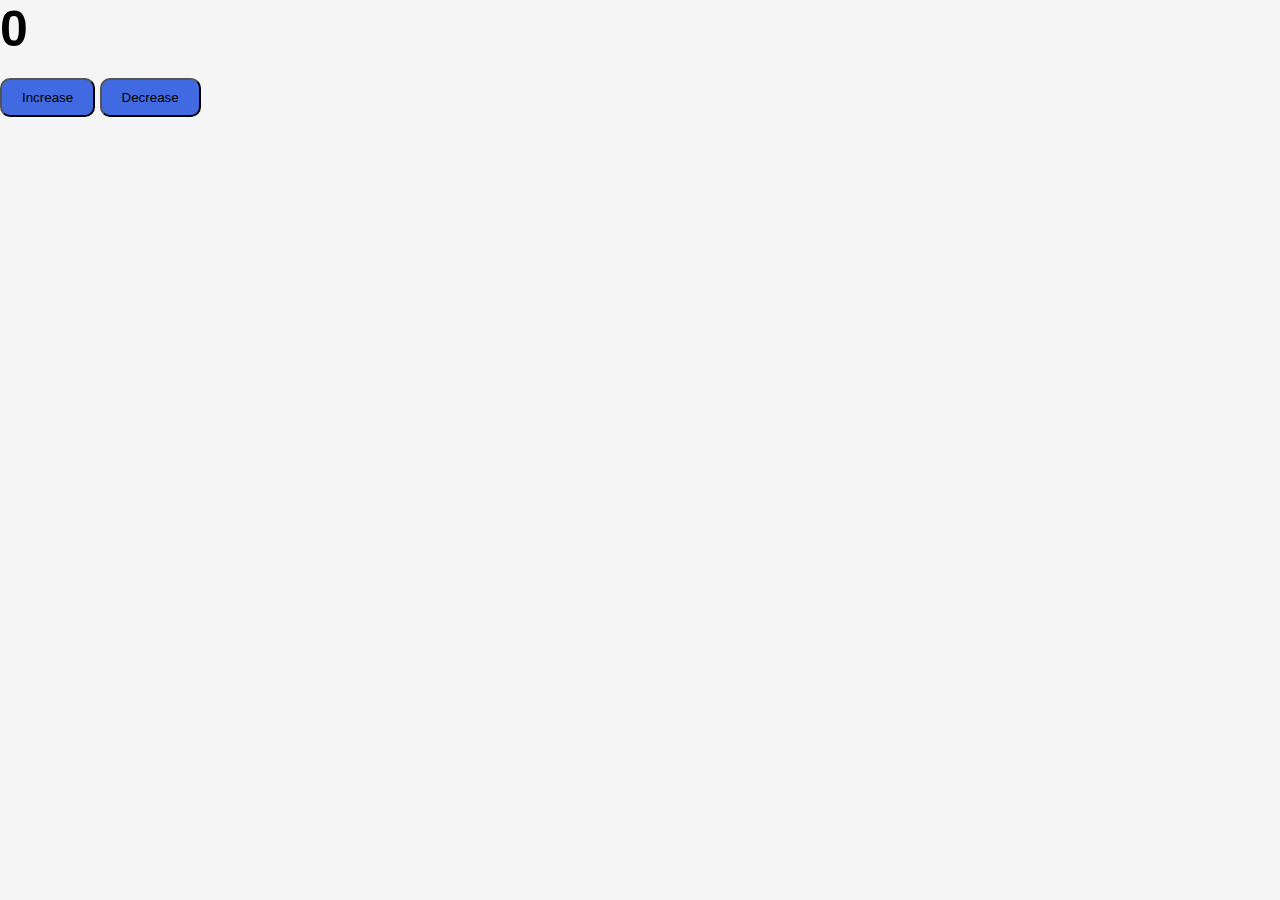
<file: D-42 JS Task 7/index.html>
<!DOCTYPE html>
<html lang="en">
<head>
    <meta charset="UTF-8">
    <meta name="viewport" content="width=device-width, initial-scale=1.0">
    <title>Document</title>
    <link rel="stylesheet" href="style.css">
</head>
<body>
    
    <h2>0</h2>

    <button id="inc">Increase</button>
    <button id="dec">Decrease</button>

    <script src="script.js"></script>
</body>
</html>
</file>
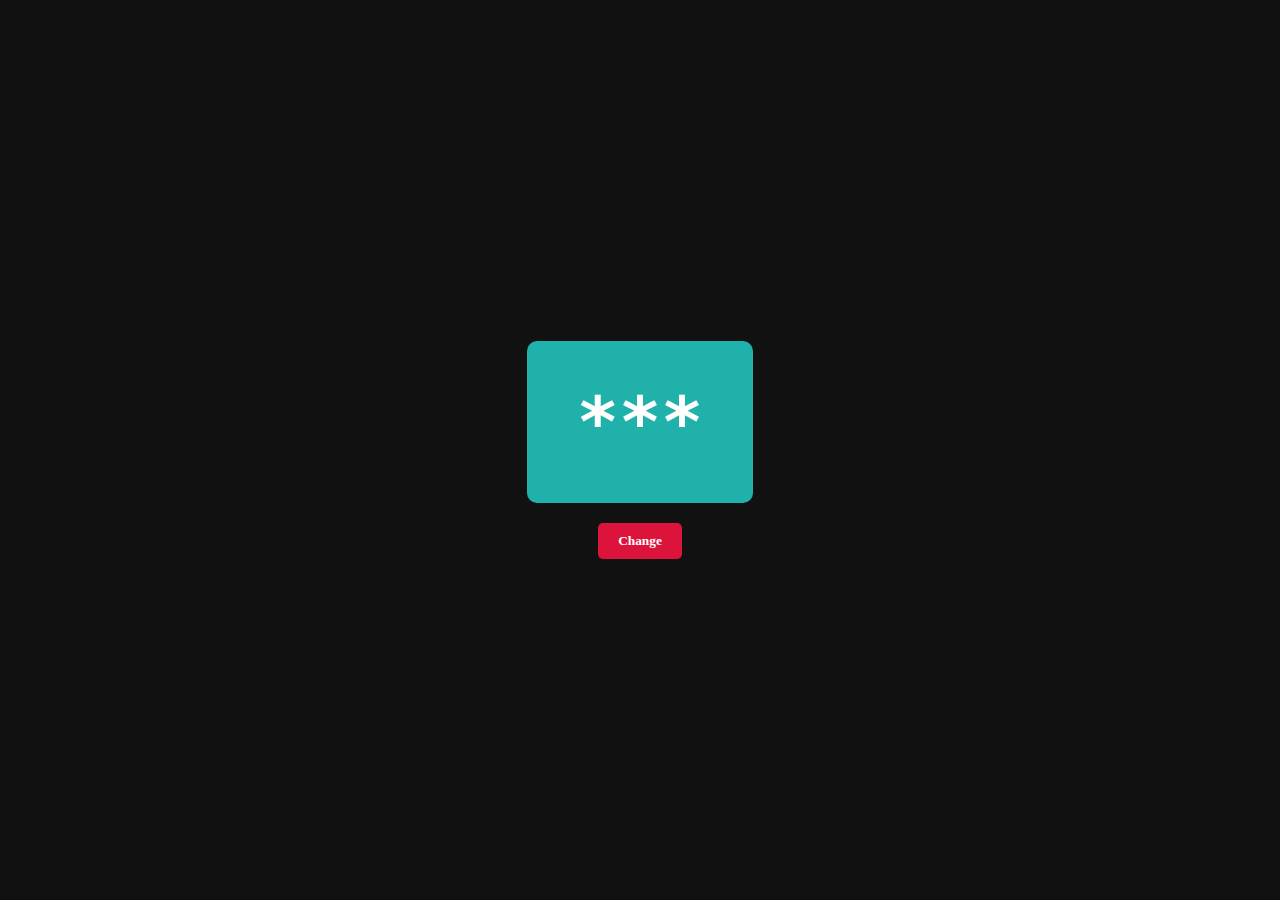
<file: D-43 task 9 (IPL teams)/index.html>
<!DOCTYPE html>
<html lang="en">

<head>
  <meta charset="UTF-8">
  <meta name="viewport" content="width=device-width, initial-scale=1.0">
  <title>Document</title>
  <link rel="stylesheet" href="style.css">
</head>

<body>

  <main>
    <h1>***</h1>
    <button>Change</button>
  </main>


  <script src="script.js"></script>
</body>

</html>
</file>
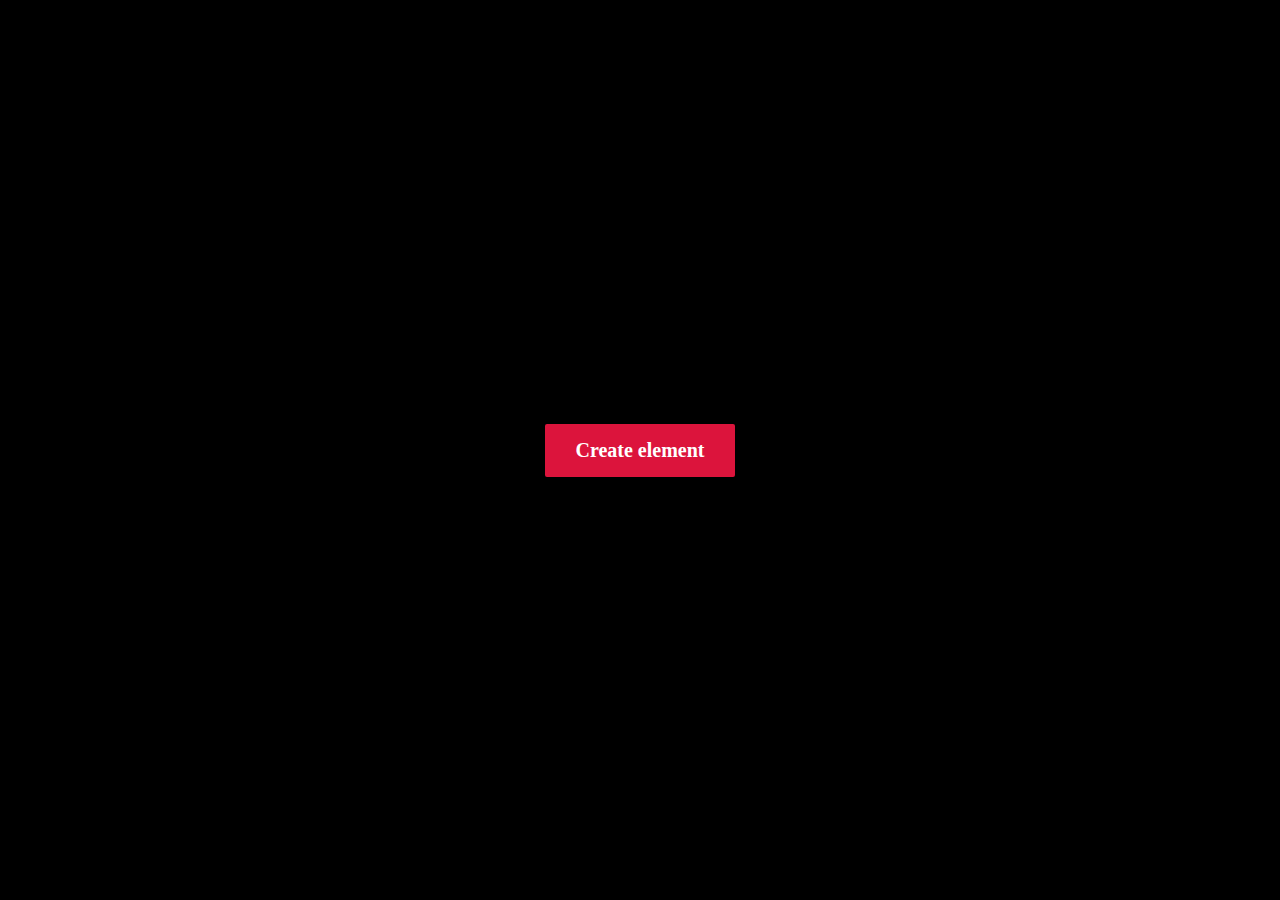
<file: D-44 task 10 (create random elements)/index.html>
<!DOCTYPE html>
<html lang="en">
<head>
    <meta charset="UTF-8">
    <meta name="viewport" content="width=device-width, initial-scale=1.0">
    <title>Document</title>
    <link rel="stylesheet" href="style.css">
</head>
<body>
    <main>
        <button>Create element</button>
    </main>
    <script src="script.js"></script>
</body>
</html>
</file>
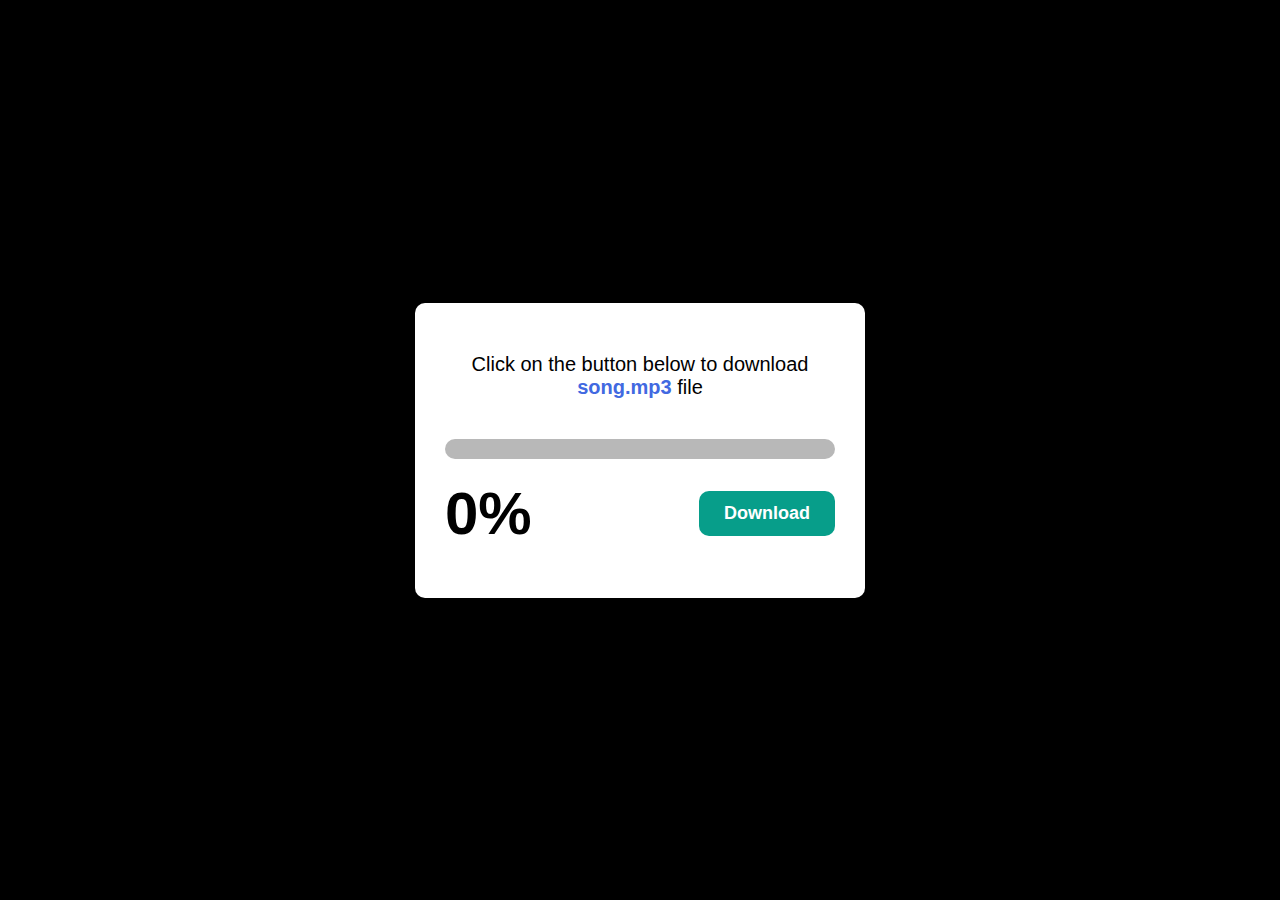
<file: D-45 task 11 (Download progress bar)/index.html>
<!DOCTYPE html>
<html lang="en">
<head>
    <meta charset="UTF-8">
    <meta name="viewport" content="width=device-width, initial-scale=1.0">
    <title>Document</title>
    <link rel="stylesheet" href="style.css">
</head>
<body>
    <main>
        
        <div class="card">
            <p>Click on the button below to download <span>song.mp3</span> file</p>
            <div class="outer">
               <div class="inner"></div> 
            </div>
            <div class="bottom">
                <h2>0%</h2>
                <button>Download</button>
            </div>
        </div>
    </main>
    <script src="script.js"></script>
</body>
</html>
</file>
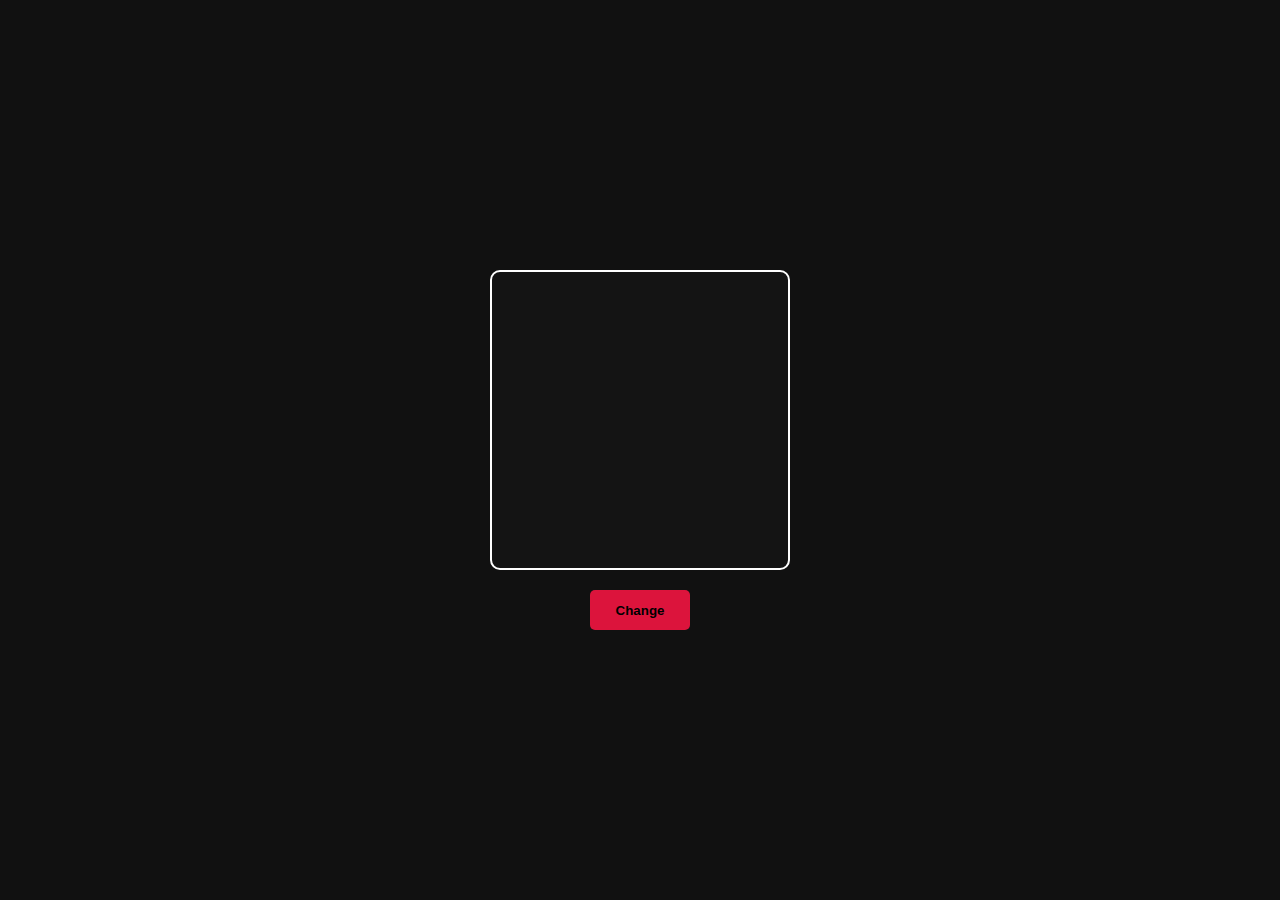
<file: Day 43 mini-task 8/index.html>
<!DOCTYPE html>
<html lang="en">
<head>
    <meta charset="UTF-8">
    <meta name="viewport" content="width=device-width, initial-scale=1.0">
    <title>Document</title>
    <link rel="stylesheet" href="styles.css">
</head>
<body>
    <div id="box"></div>
    <button>Change</button>

    <script src="script.js"></script>
</body>
</html>
</file>
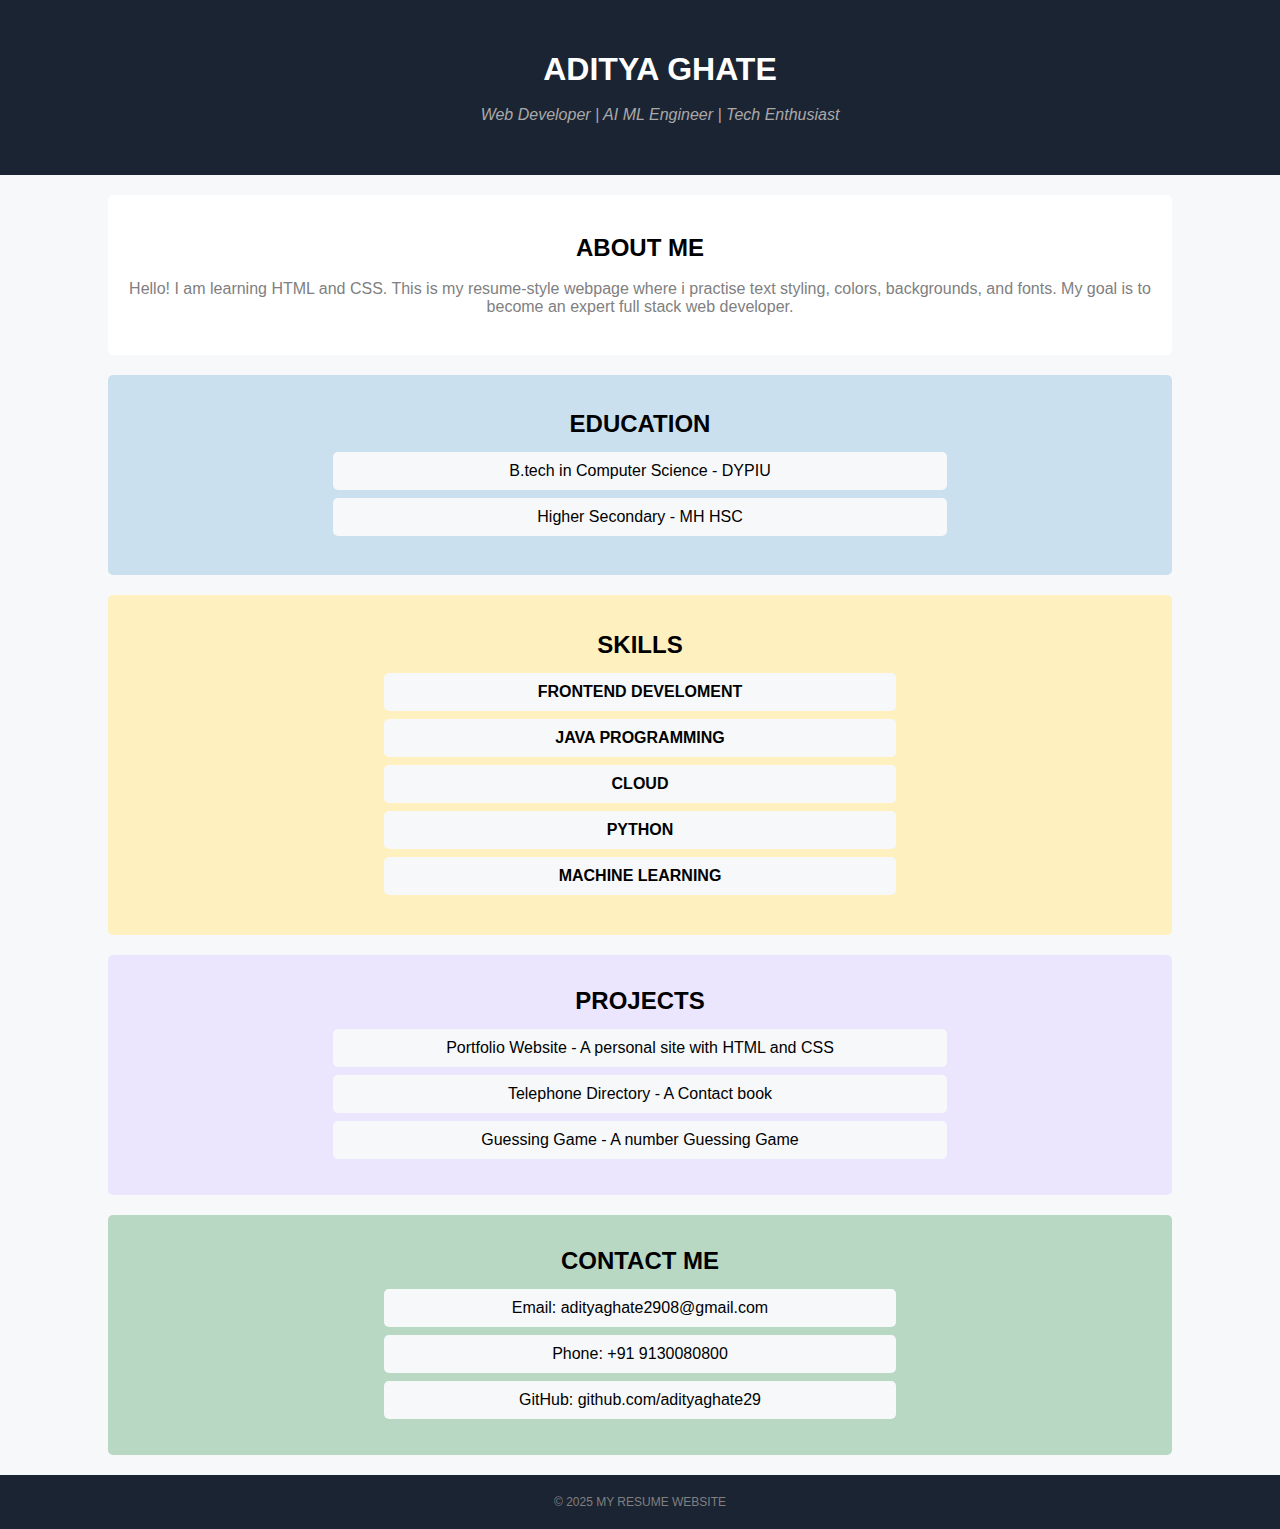
<file: Day10-task1/index.html>
<!DOCTYPE html>
<html lang="en">
<head>
    <meta charset="UTF-8">
    <meta name="viewport" content="width=device-width, initial-scale=1.0">
    <title>Document</title>
    <link rel="stylesheet" href="style.css">
</head>
<body>
    <div class="name">
        <h1>ADITYA GHATE</h1>
        <br>
        <p>Web Developer | AI ML Engineer | Tech Enthusiast</p>
    </div>
    <div class="about">
        <h2>ABOUT ME</h2> 
        <br>
        <p>Hello! I am learning HTML and CSS. This is my resume-style webpage where i practise text styling, colors, backgrounds, and fonts. My goal is to become an expert full stack web developer.</p>

    </div>
    <div class="edu">
        <h2>EDUCATION</h2>
        <p>B.tech in Computer Science - DYPIU</p>
            <P>Higher Secondary - MH HSC</P>
    </div>

    <div class="skills"> 
        <h2>SKILLS</h2>
            <p>FRONTEND DEVELOMENT</p>
            <p>JAVA PROGRAMMING</p>
            <p>CLOUD</p>
            <p>PYTHON</p>
            <p>MACHINE LEARNING</p>
    </div>

    <div class="projects">
        <h2>PROJECTS</h2>
        <P>Portfolio Website - A personal site with HTML and CSS</P>
        <P>Telephone Directory - A Contact book</P>
        <P>Guessing Game - A number Guessing Game</P>
    </div>

    <div class="contact">
        <h2>CONTACT ME</h2>
        <p>Email: adityaghate2908@gmail.com </p>
        <p>Phone: +91 9130080800</p>
        <p>GitHub: github.com/adityaghate29</p>
    </div>

    <div class ="cpyrt">
        <p>© 2025 MY RESUME WEBSITE</p>
    </div>
</body>
</html>
</file>
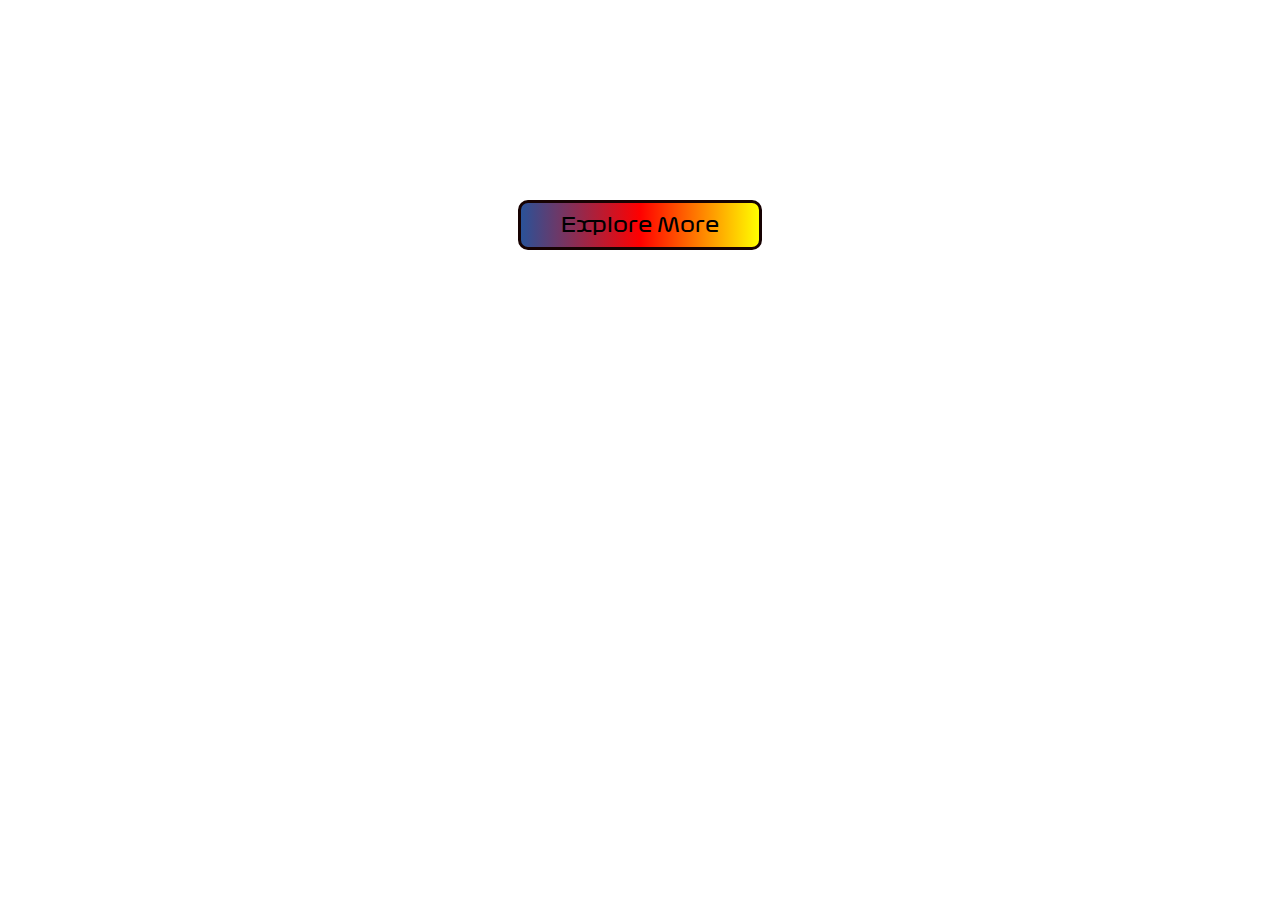
<file: Day11-Task2/index.html>
<!DOCTYPE html>
<html lang="en">
<head>
    <meta charset="UTF-8">
    <meta name="viewport" content="width=device-width, initial-scale=1.0">
    <title>Document</title>
    <link rel="stylesheet" href="style.css">
</head>
<body>
    
    <div id="main">
        <h1>RedBull Racing</h1>
        <button>Explore More</button>
    </div>
    
</body>
</html>
</file>
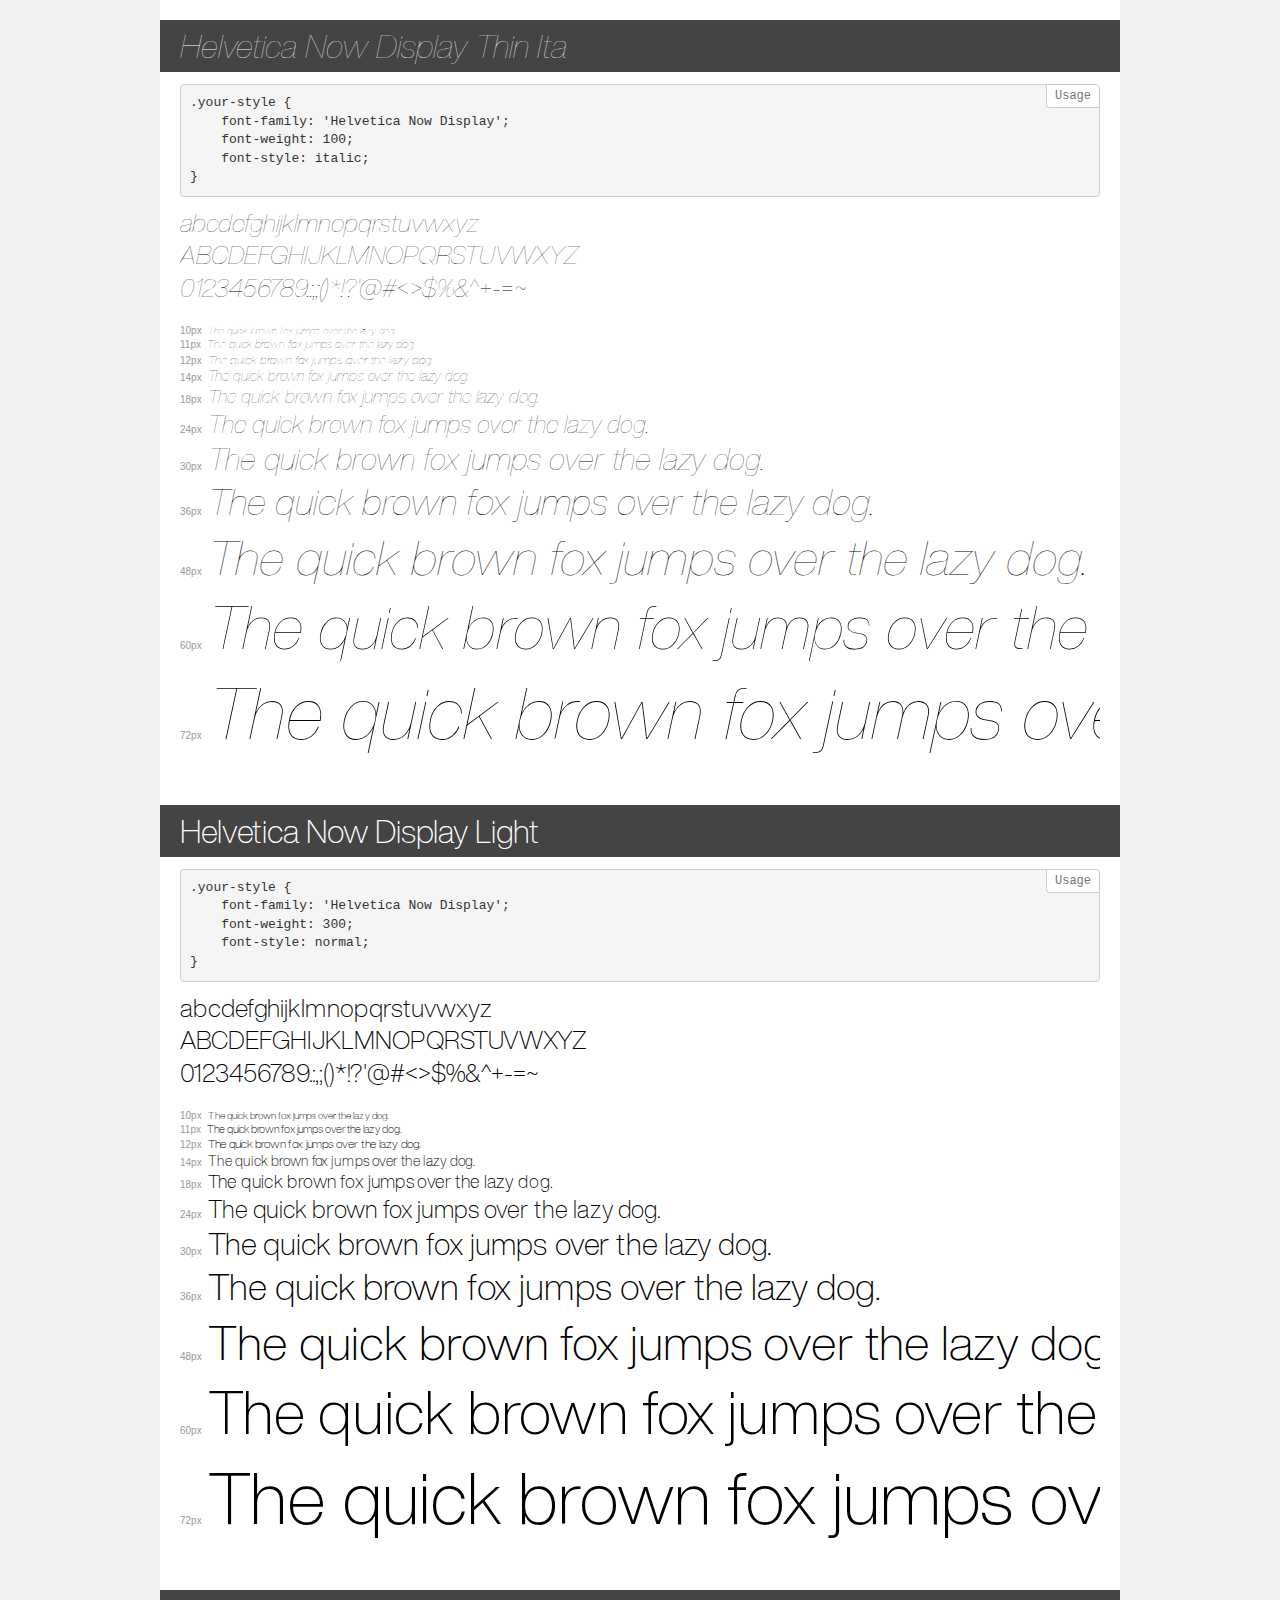
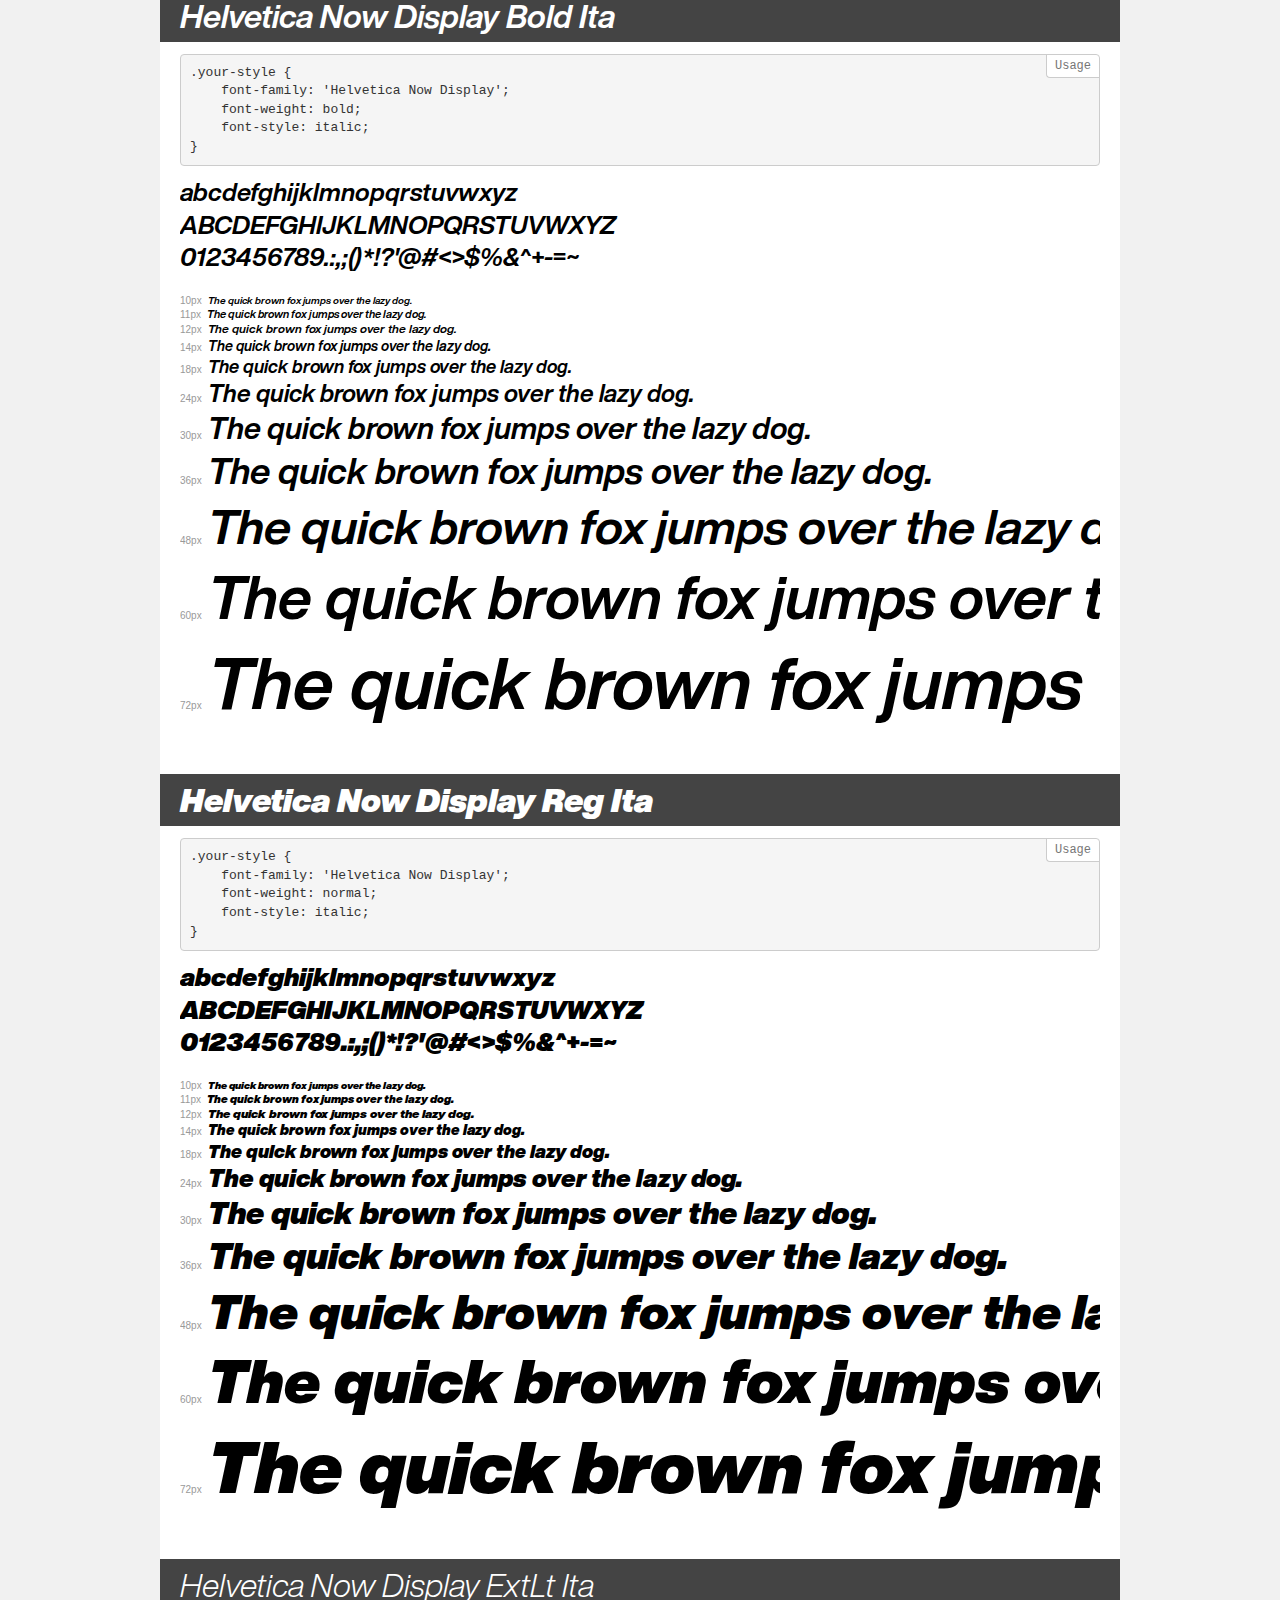
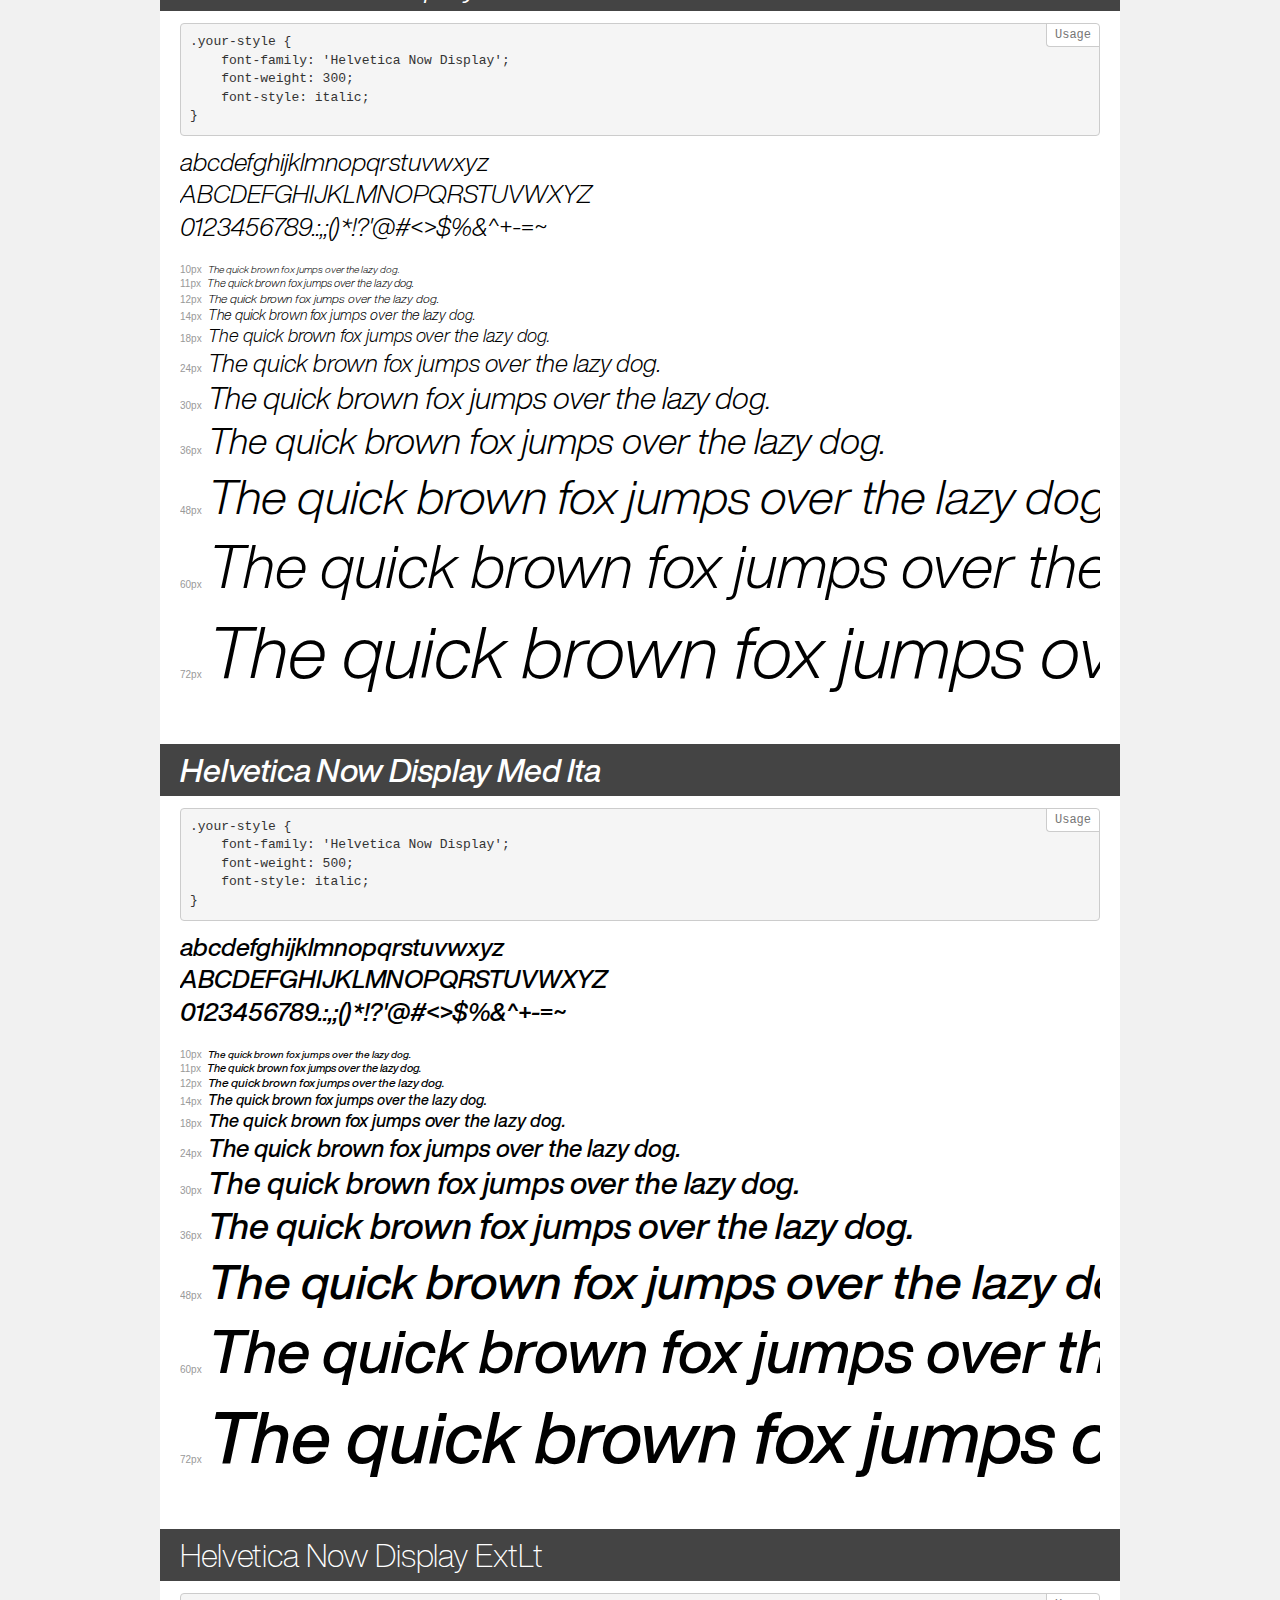
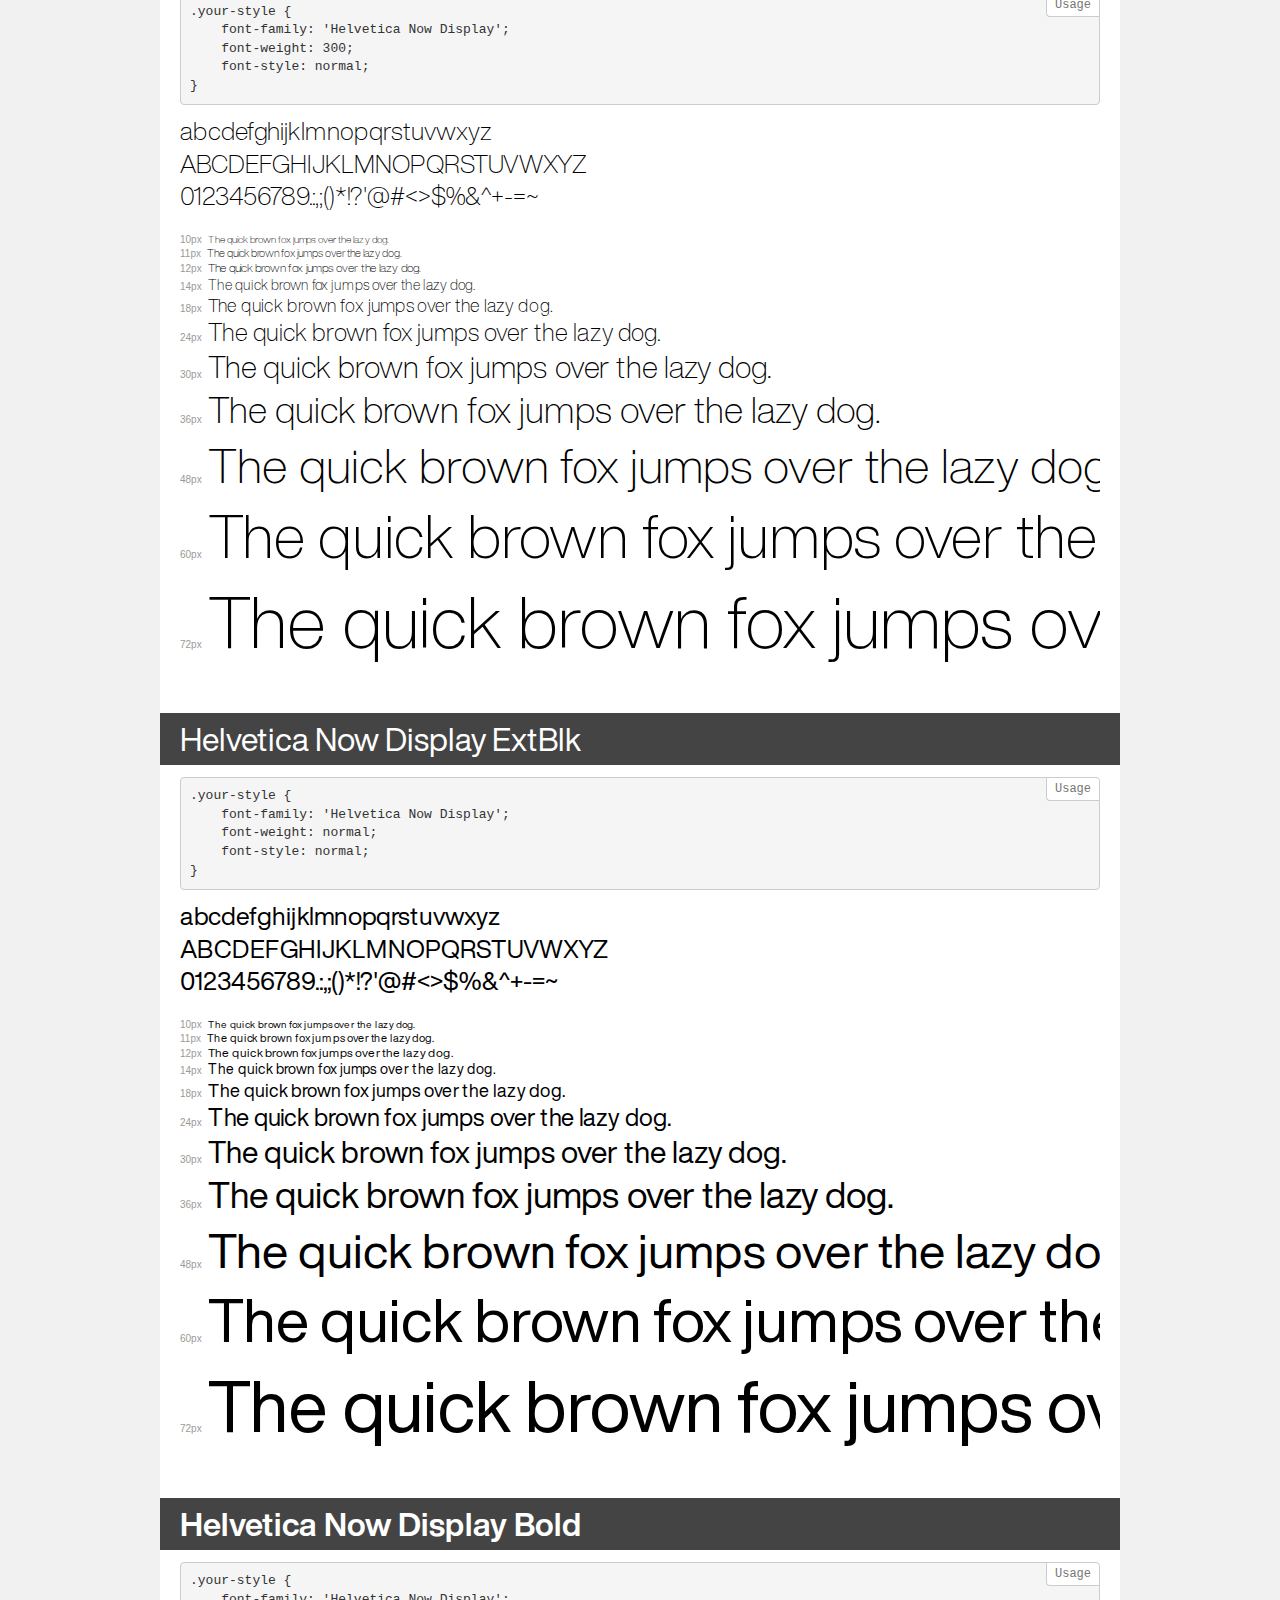
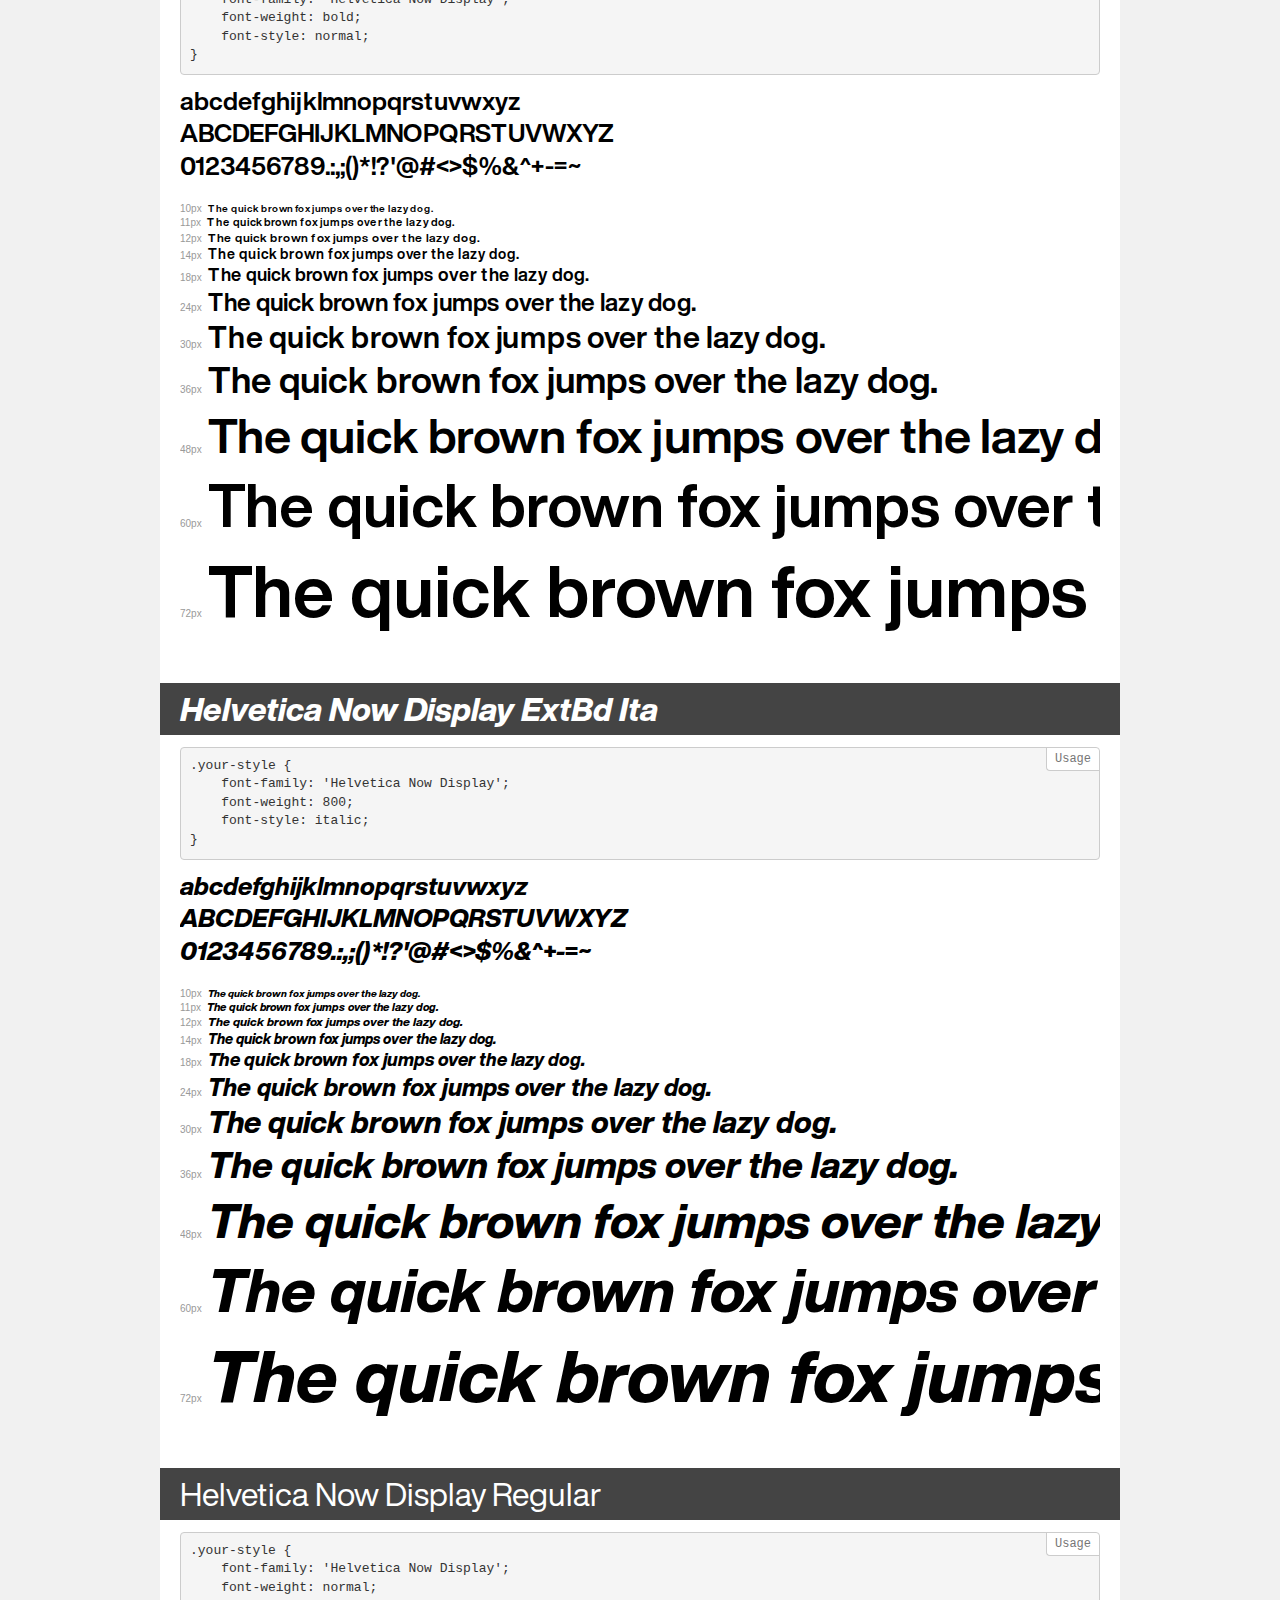
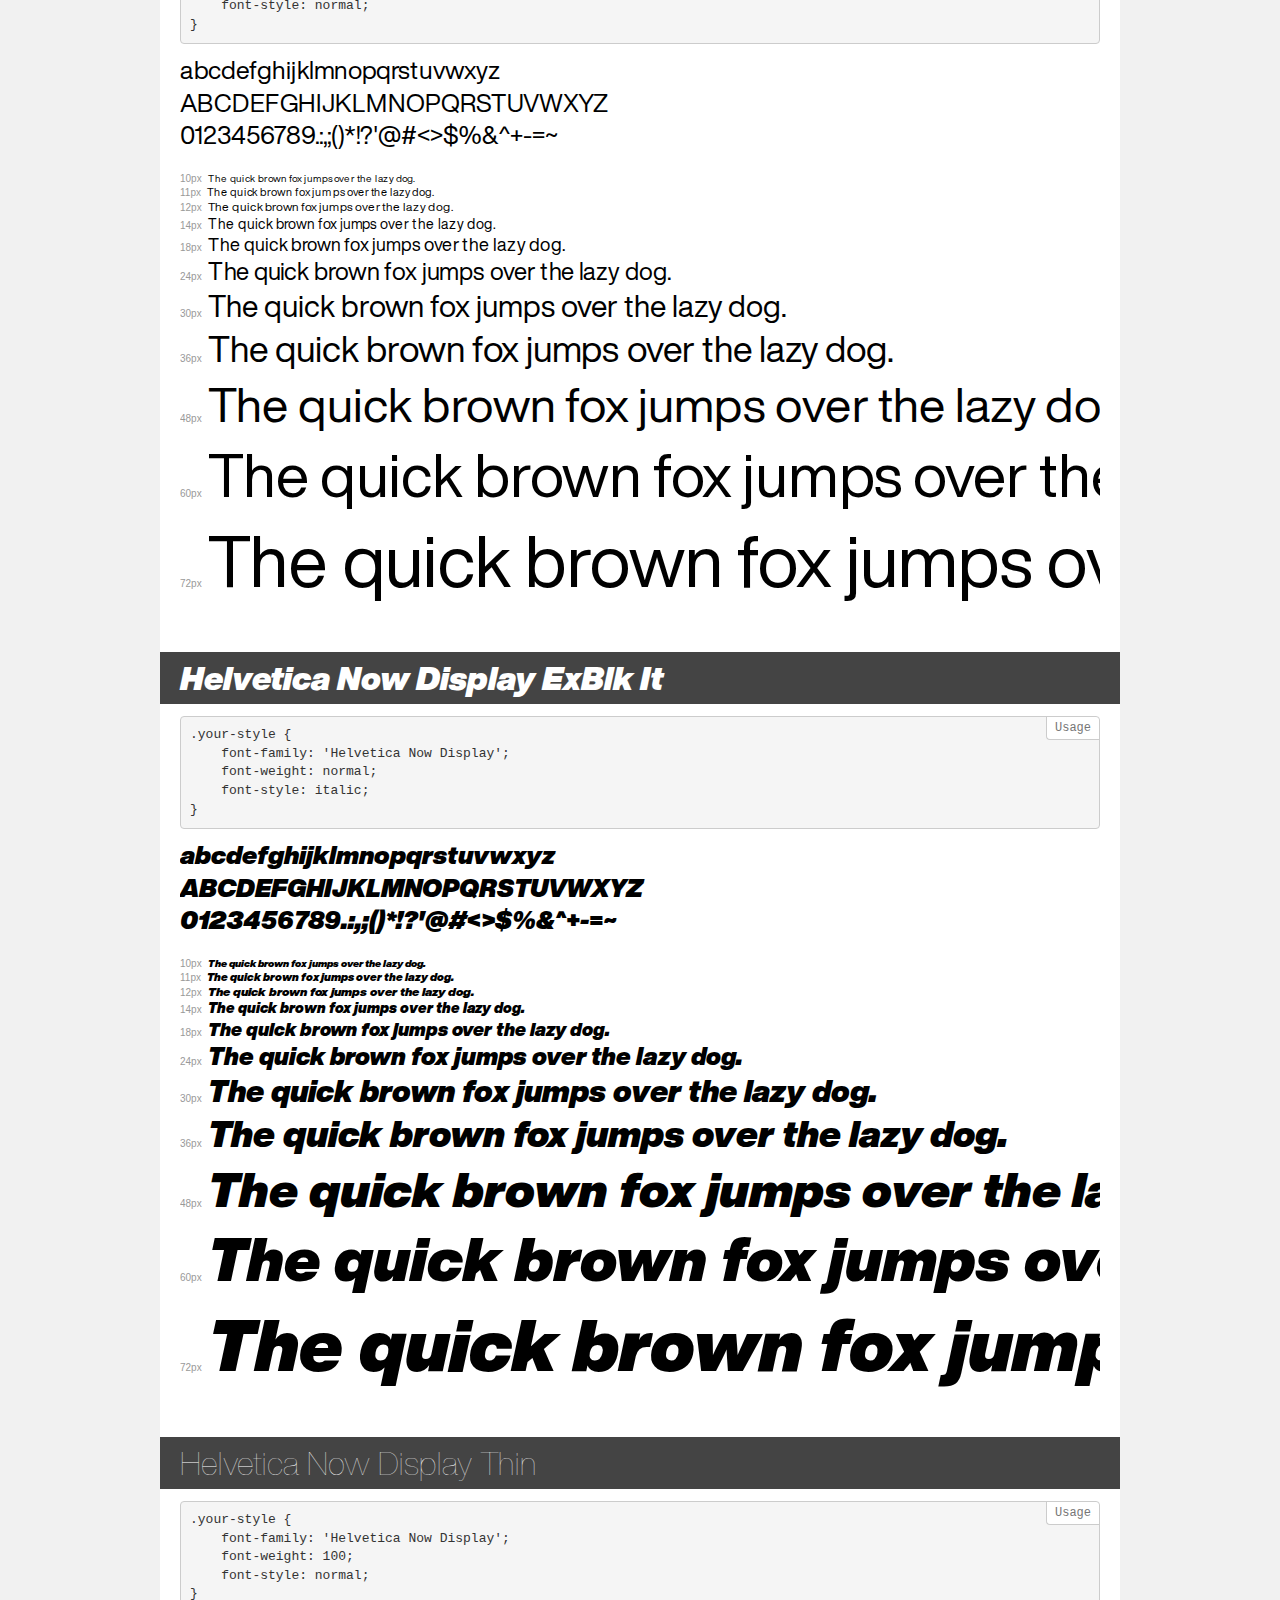
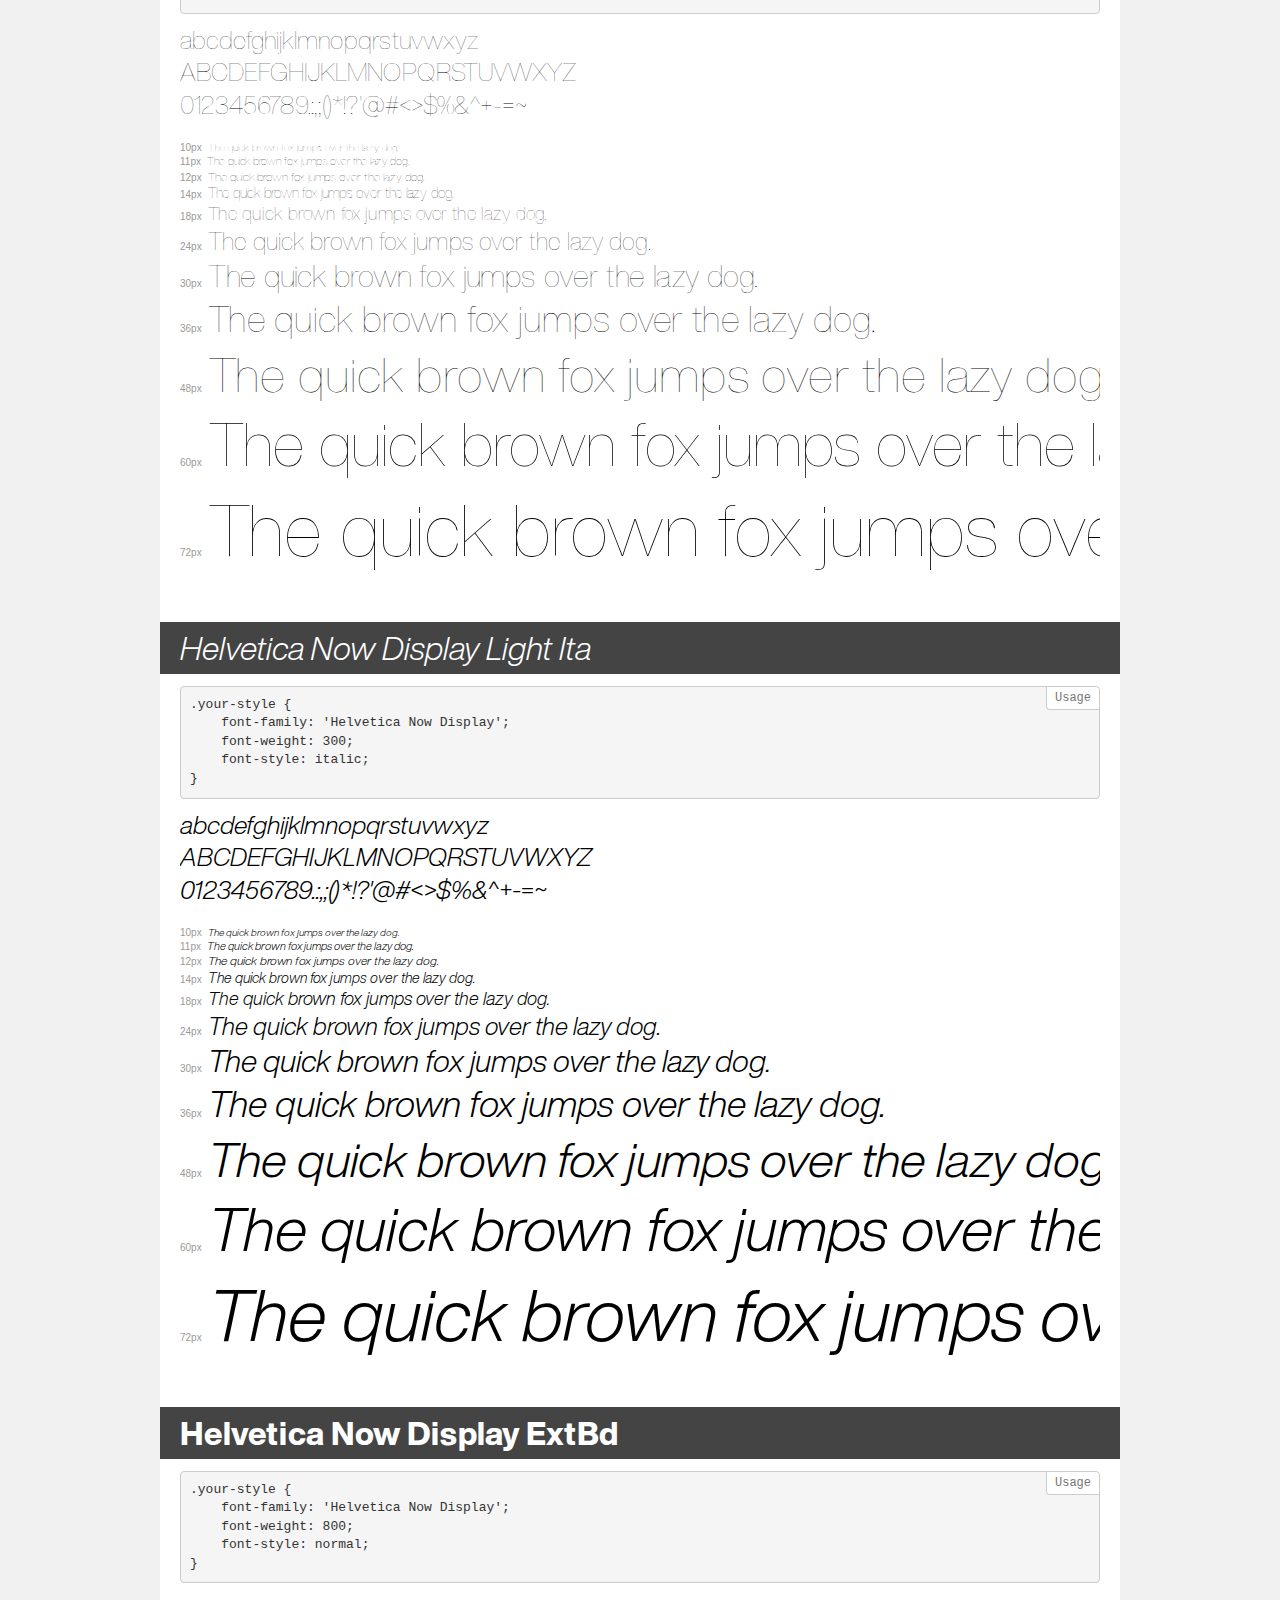
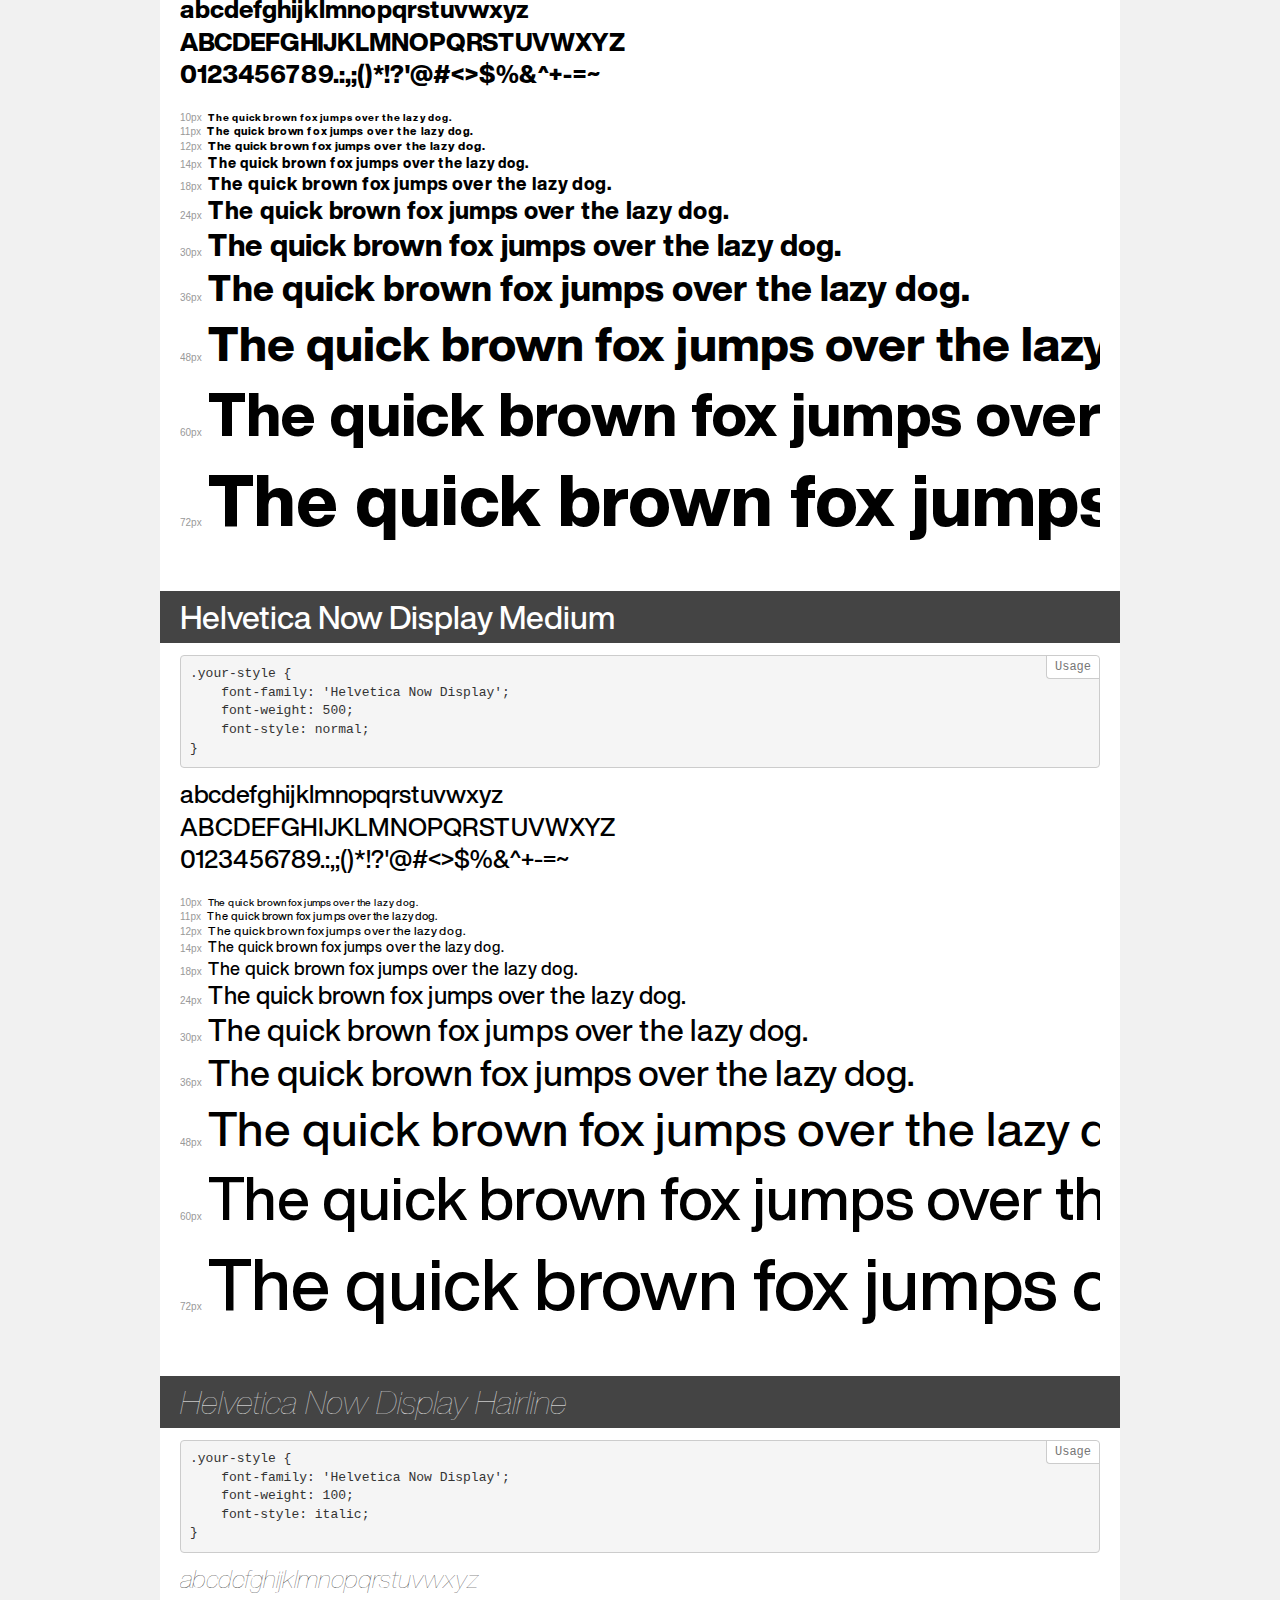
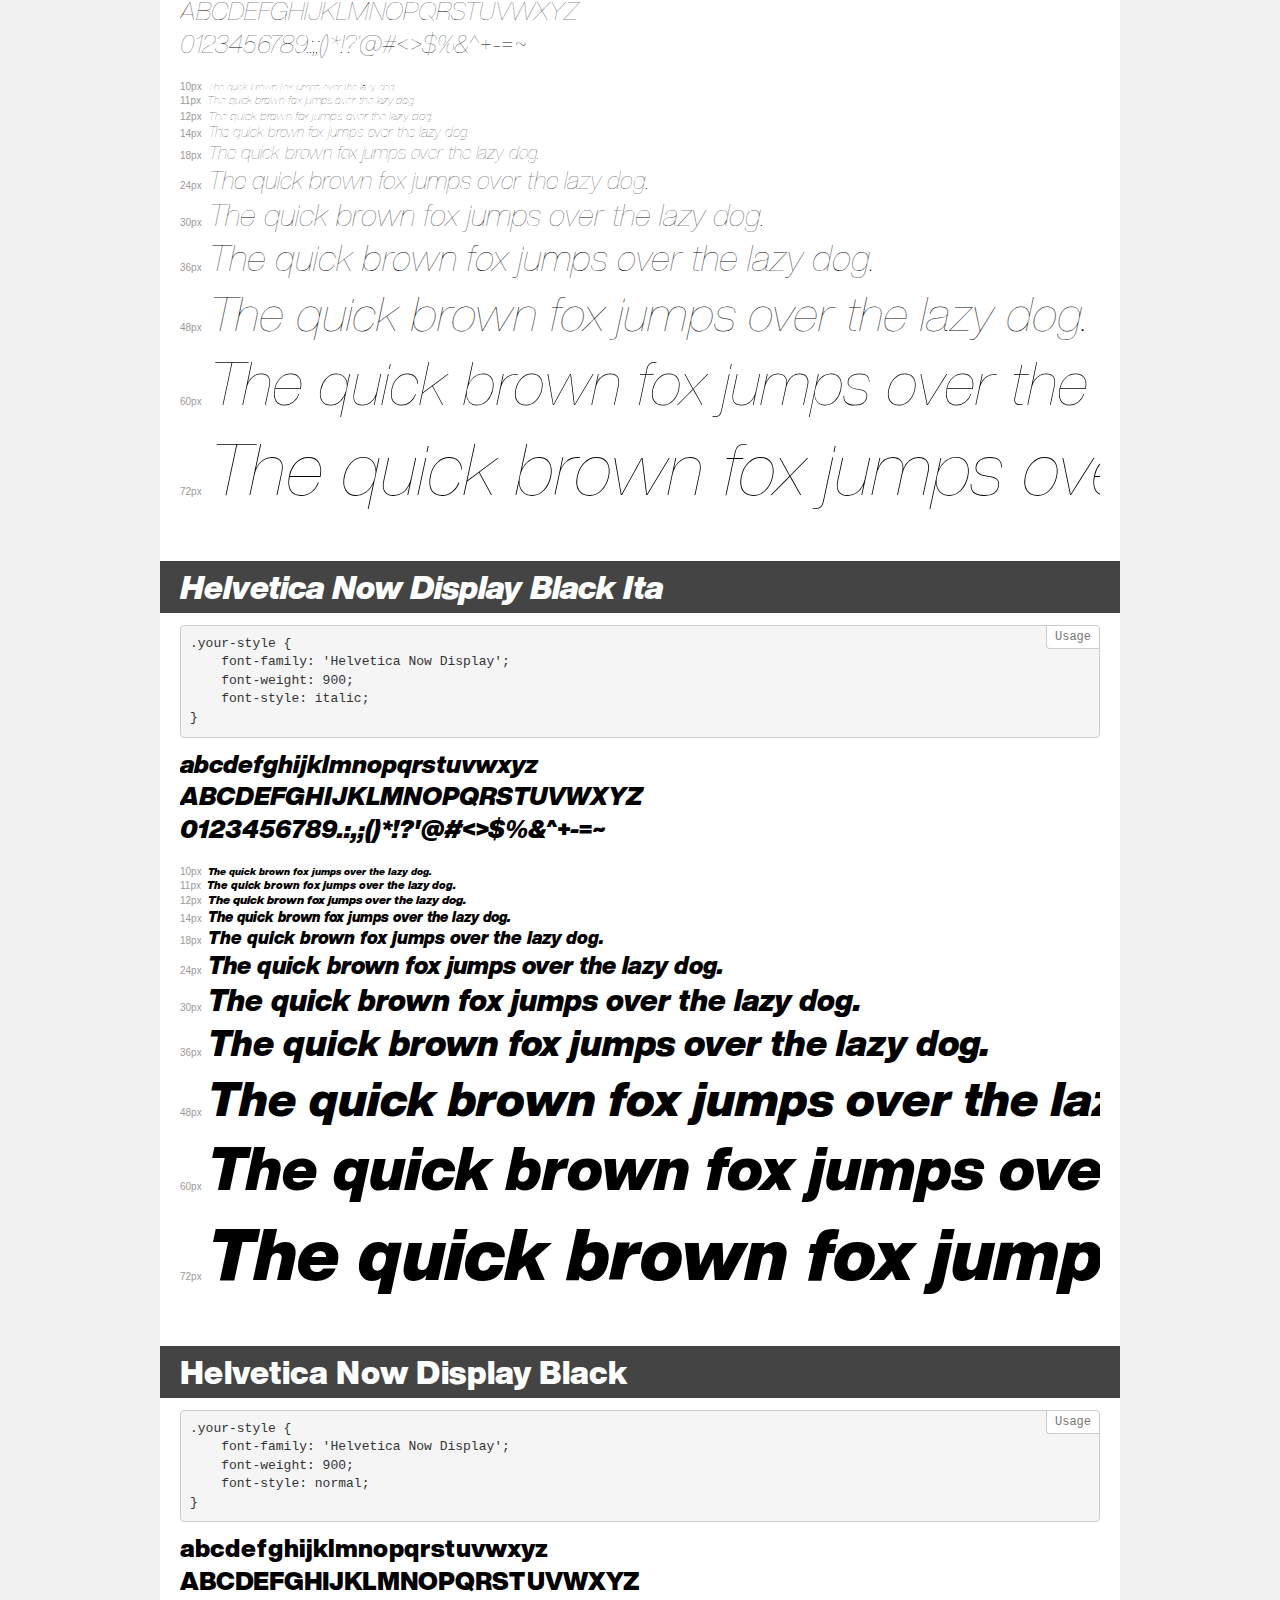
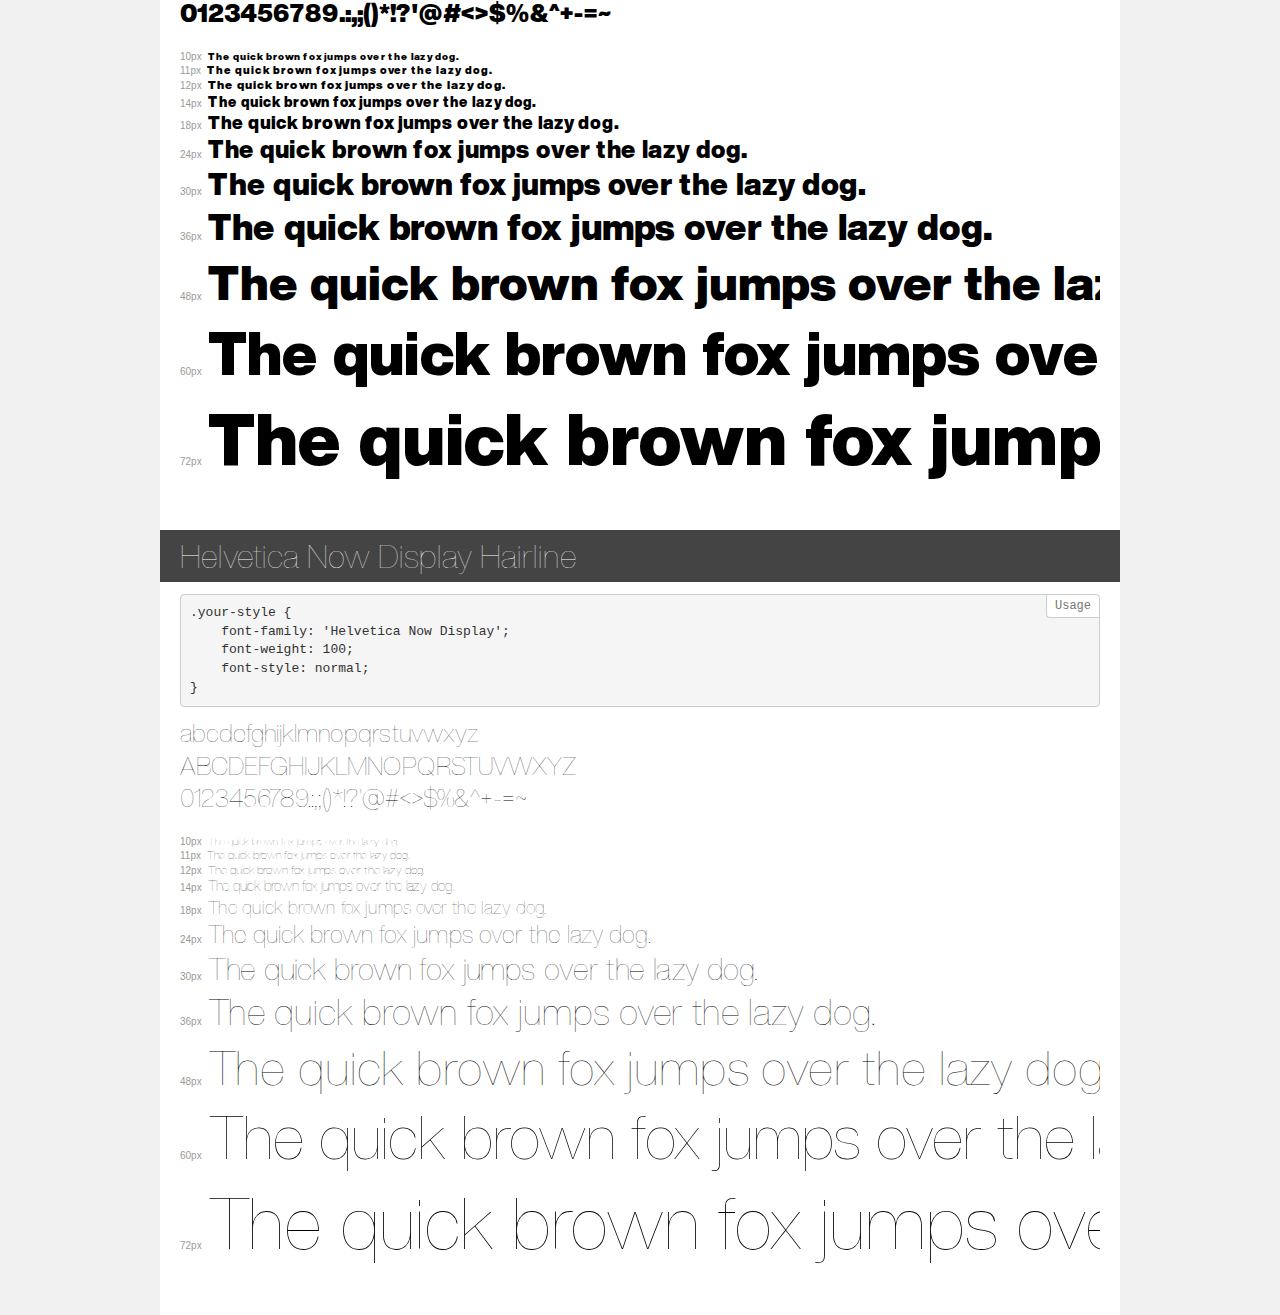
<file: Day13-task3/helvetica-now-display/demo.html>
<!DOCTYPE html>
<html>
<head>
    <meta charset="utf-8">
    <meta http-equiv="X-UA-Compatible" content="IE=edge">
    <meta name="viewport" content="width=device-width, initial-scale=1">
    <meta name="robots" content="noindex, noarchive">
    <meta name="format-detection" content="telephone=no">
    <title>Transfonter demo</title>
    <link href="stylesheet.css" rel="stylesheet">
    <style>
        /*
        http://meyerweb.com/eric/tools/css/reset/
        v2.0 | 20110126
        License: none (public domain)
        */
        html, body, div, span, applet, object, iframe,
        h1, h2, h3, h4, h5, h6, p, blockquote, pre,
        a, abbr, acronym, address, big, cite, code,
        del, dfn, em, img, ins, kbd, q, s, samp,
        small, strike, strong, sub, sup, tt, var,
        b, u, i, center,
        dl, dt, dd, ol, ul, li,
        fieldset, form, label, legend,
        table, caption, tbody, tfoot, thead, tr, th, td,
        article, aside, canvas, details, embed,
        figure, figcaption, footer, header, hgroup,
        menu, nav, output, ruby, section, summary,
        time, mark, audio, video {
            margin: 0;
            padding: 0;
            border: 0;
            font-size: 100%;
            font: inherit;
            vertical-align: baseline;
        }
        /* HTML5 display-role reset for older browsers */
        article, aside, details, figcaption, figure,
        footer, header, hgroup, menu, nav, section {
            display: block;
        }
        body {
            line-height: 1;
        }
        ol, ul {
            list-style: none;
        }
        blockquote, q {
            quotes: none;
        }
        blockquote:before, blockquote:after,
        q:before, q:after {
            content: '';
            content: none;
        }
        table {
            border-collapse: collapse;
            border-spacing: 0;
        }
        /* common styles */
        body {
            background: #f1f1f1;
            color: #000;
        }
        .page {
            background: #fff;
            width: 920px;
            margin: 0 auto;
            padding: 20px 20px 0 20px;
            overflow: hidden;
        }
        .font-container {
            overflow-x: auto;
            overflow-y: hidden;
            margin-bottom: 40px;
            line-height: 1.3;
            white-space: nowrap;
            padding-bottom: 5px;
        }
        h1 {
            position: relative;
            background: #444;
            font-size: 32px;
            color: #fff;
            padding: 10px 20px;
            margin: 0 -20px 12px -20px;
        }
        .letters {
            font-size: 25px;
            margin-bottom: 20px;
        }
        .s10:before {
            content: '10px';
        }
        .s11:before {
            content: '11px';
        }
        .s12:before {
            content: '12px';
        }
        .s14:before {
            content: '14px';
        }
        .s18:before {
            content: '18px';
        }
        .s24:before {
            content: '24px';
        }
        .s30:before {
            content: '30px';
        }
        .s36:before {
            content: '36px';
        }
        .s48:before {
            content: '48px';
        }
        .s60:before {
            content: '60px';
        }
        .s72:before {
            content: '72px';
        }
        .s10:before, .s11:before, .s12:before, .s14:before,
        .s18:before, .s24:before, .s30:before, .s36:before,
        .s48:before, .s60:before, .s72:before {
            font-family: Arial, sans-serif;
            font-size: 10px;
            font-weight: normal;
            font-style: normal;
            color: #999;
            padding-right: 6px;
        }
        pre {
            display: block;
            position: relative;
            padding: 9px;
            margin: 0 0 10px;
            font-family: Monaco, Menlo, Consolas, "Courier New", monospace !important;
            font-size: 13px;
            line-height: 1.428571429;
            color: #333;
            font-weight: normal !important;
            font-style: normal !important;
            background-color: #f5f5f5;
            border: 1px solid #ccc;
            overflow-x: auto;
            border-radius: 4px;
        }
        pre:after {
            display: block;
            position: absolute;
            right: 0;
            top: 0;
            content: 'Usage';
            line-height: 1;
            padding: 5px 8px;
            font-size: 12px;
            color: #767676;
            background-color: #fff;
            border: 1px solid #ccc;
            border-right: none;
            border-top: none;
            border-radius: 0 4px 0 4px;
            z-index: 10;
        }
        /* responsive */
        @media (max-width: 959px) {
            .page {
                width: auto;
                margin: 0;
            }
        }
    </style>
</head>
<body>
<div class="page">
    <div class="demo" style="font-family: 'Helvetica Now Display'; font-weight: 100; font-style: italic;">
        <h1>Helvetica Now Display Thin Ita</h1>
        <pre>.your-style {
    font-family: 'Helvetica Now Display';
    font-weight: 100;
    font-style: italic;
}</pre>
        <div class="font-container">
            <p class="letters">
                abcdefghijklmnopqrstuvwxyz<br>
ABCDEFGHIJKLMNOPQRSTUVWXYZ<br>
                0123456789.:,;()*!?'@#<>$%&^+-=~
            </p>
            <p class="s10" style="font-size: 10px;">The quick brown fox jumps over the lazy dog.</p>
            <p class="s11" style="font-size: 11px;">The quick brown fox jumps over the lazy dog.</p>
            <p class="s12" style="font-size: 12px;">The quick brown fox jumps over the lazy dog.</p>
            <p class="s14" style="font-size: 14px;">The quick brown fox jumps over the lazy dog.</p>
            <p class="s18" style="font-size: 18px;">The quick brown fox jumps over the lazy dog.</p>
            <p class="s24" style="font-size: 24px;">The quick brown fox jumps over the lazy dog.</p>
            <p class="s30" style="font-size: 30px;">The quick brown fox jumps over the lazy dog.</p>
            <p class="s36" style="font-size: 36px;">The quick brown fox jumps over the lazy dog.</p>
            <p class="s48" style="font-size: 48px;">The quick brown fox jumps over the lazy dog.</p>
            <p class="s60" style="font-size: 60px;">The quick brown fox jumps over the lazy dog.</p>
            <p class="s72" style="font-size: 72px;">The quick brown fox jumps over the lazy dog.</p>
        </div>
    </div>
    <div class="demo" style="font-family: 'Helvetica Now Display'; font-weight: 300; font-style: normal;">
        <h1>Helvetica Now Display Light</h1>
        <pre>.your-style {
    font-family: 'Helvetica Now Display';
    font-weight: 300;
    font-style: normal;
}</pre>
        <div class="font-container">
            <p class="letters">
                abcdefghijklmnopqrstuvwxyz<br>
ABCDEFGHIJKLMNOPQRSTUVWXYZ<br>
                0123456789.:,;()*!?'@#<>$%&^+-=~
            </p>
            <p class="s10" style="font-size: 10px;">The quick brown fox jumps over the lazy dog.</p>
            <p class="s11" style="font-size: 11px;">The quick brown fox jumps over the lazy dog.</p>
            <p class="s12" style="font-size: 12px;">The quick brown fox jumps over the lazy dog.</p>
            <p class="s14" style="font-size: 14px;">The quick brown fox jumps over the lazy dog.</p>
            <p class="s18" style="font-size: 18px;">The quick brown fox jumps over the lazy dog.</p>
            <p class="s24" style="font-size: 24px;">The quick brown fox jumps over the lazy dog.</p>
            <p class="s30" style="font-size: 30px;">The quick brown fox jumps over the lazy dog.</p>
            <p class="s36" style="font-size: 36px;">The quick brown fox jumps over the lazy dog.</p>
            <p class="s48" style="font-size: 48px;">The quick brown fox jumps over the lazy dog.</p>
            <p class="s60" style="font-size: 60px;">The quick brown fox jumps over the lazy dog.</p>
            <p class="s72" style="font-size: 72px;">The quick brown fox jumps over the lazy dog.</p>
        </div>
    </div>
    <div class="demo" style="font-family: 'Helvetica Now Display'; font-weight: bold; font-style: italic;">
        <h1>Helvetica Now Display Bold Ita</h1>
        <pre>.your-style {
    font-family: 'Helvetica Now Display';
    font-weight: bold;
    font-style: italic;
}</pre>
        <div class="font-container">
            <p class="letters">
                abcdefghijklmnopqrstuvwxyz<br>
ABCDEFGHIJKLMNOPQRSTUVWXYZ<br>
                0123456789.:,;()*!?'@#<>$%&^+-=~
            </p>
            <p class="s10" style="font-size: 10px;">The quick brown fox jumps over the lazy dog.</p>
            <p class="s11" style="font-size: 11px;">The quick brown fox jumps over the lazy dog.</p>
            <p class="s12" style="font-size: 12px;">The quick brown fox jumps over the lazy dog.</p>
            <p class="s14" style="font-size: 14px;">The quick brown fox jumps over the lazy dog.</p>
            <p class="s18" style="font-size: 18px;">The quick brown fox jumps over the lazy dog.</p>
            <p class="s24" style="font-size: 24px;">The quick brown fox jumps over the lazy dog.</p>
            <p class="s30" style="font-size: 30px;">The quick brown fox jumps over the lazy dog.</p>
            <p class="s36" style="font-size: 36px;">The quick brown fox jumps over the lazy dog.</p>
            <p class="s48" style="font-size: 48px;">The quick brown fox jumps over the lazy dog.</p>
            <p class="s60" style="font-size: 60px;">The quick brown fox jumps over the lazy dog.</p>
            <p class="s72" style="font-size: 72px;">The quick brown fox jumps over the lazy dog.</p>
        </div>
    </div>
    <div class="demo" style="font-family: 'Helvetica Now Display'; font-weight: normal; font-style: italic;">
        <h1>Helvetica Now Display Reg Ita</h1>
        <pre>.your-style {
    font-family: 'Helvetica Now Display';
    font-weight: normal;
    font-style: italic;
}</pre>
        <div class="font-container">
            <p class="letters">
                abcdefghijklmnopqrstuvwxyz<br>
ABCDEFGHIJKLMNOPQRSTUVWXYZ<br>
                0123456789.:,;()*!?'@#<>$%&^+-=~
            </p>
            <p class="s10" style="font-size: 10px;">The quick brown fox jumps over the lazy dog.</p>
            <p class="s11" style="font-size: 11px;">The quick brown fox jumps over the lazy dog.</p>
            <p class="s12" style="font-size: 12px;">The quick brown fox jumps over the lazy dog.</p>
            <p class="s14" style="font-size: 14px;">The quick brown fox jumps over the lazy dog.</p>
            <p class="s18" style="font-size: 18px;">The quick brown fox jumps over the lazy dog.</p>
            <p class="s24" style="font-size: 24px;">The quick brown fox jumps over the lazy dog.</p>
            <p class="s30" style="font-size: 30px;">The quick brown fox jumps over the lazy dog.</p>
            <p class="s36" style="font-size: 36px;">The quick brown fox jumps over the lazy dog.</p>
            <p class="s48" style="font-size: 48px;">The quick brown fox jumps over the lazy dog.</p>
            <p class="s60" style="font-size: 60px;">The quick brown fox jumps over the lazy dog.</p>
            <p class="s72" style="font-size: 72px;">The quick brown fox jumps over the lazy dog.</p>
        </div>
    </div>
    <div class="demo" style="font-family: 'Helvetica Now Display'; font-weight: 300; font-style: italic;">
        <h1>Helvetica Now Display ExtLt Ita</h1>
        <pre>.your-style {
    font-family: 'Helvetica Now Display';
    font-weight: 300;
    font-style: italic;
}</pre>
        <div class="font-container">
            <p class="letters">
                abcdefghijklmnopqrstuvwxyz<br>
ABCDEFGHIJKLMNOPQRSTUVWXYZ<br>
                0123456789.:,;()*!?'@#<>$%&^+-=~
            </p>
            <p class="s10" style="font-size: 10px;">The quick brown fox jumps over the lazy dog.</p>
            <p class="s11" style="font-size: 11px;">The quick brown fox jumps over the lazy dog.</p>
            <p class="s12" style="font-size: 12px;">The quick brown fox jumps over the lazy dog.</p>
            <p class="s14" style="font-size: 14px;">The quick brown fox jumps over the lazy dog.</p>
            <p class="s18" style="font-size: 18px;">The quick brown fox jumps over the lazy dog.</p>
            <p class="s24" style="font-size: 24px;">The quick brown fox jumps over the lazy dog.</p>
            <p class="s30" style="font-size: 30px;">The quick brown fox jumps over the lazy dog.</p>
            <p class="s36" style="font-size: 36px;">The quick brown fox jumps over the lazy dog.</p>
            <p class="s48" style="font-size: 48px;">The quick brown fox jumps over the lazy dog.</p>
            <p class="s60" style="font-size: 60px;">The quick brown fox jumps over the lazy dog.</p>
            <p class="s72" style="font-size: 72px;">The quick brown fox jumps over the lazy dog.</p>
        </div>
    </div>
    <div class="demo" style="font-family: 'Helvetica Now Display'; font-weight: 500; font-style: italic;">
        <h1>Helvetica Now Display Med Ita</h1>
        <pre>.your-style {
    font-family: 'Helvetica Now Display';
    font-weight: 500;
    font-style: italic;
}</pre>
        <div class="font-container">
            <p class="letters">
                abcdefghijklmnopqrstuvwxyz<br>
ABCDEFGHIJKLMNOPQRSTUVWXYZ<br>
                0123456789.:,;()*!?'@#<>$%&^+-=~
            </p>
            <p class="s10" style="font-size: 10px;">The quick brown fox jumps over the lazy dog.</p>
            <p class="s11" style="font-size: 11px;">The quick brown fox jumps over the lazy dog.</p>
            <p class="s12" style="font-size: 12px;">The quick brown fox jumps over the lazy dog.</p>
            <p class="s14" style="font-size: 14px;">The quick brown fox jumps over the lazy dog.</p>
            <p class="s18" style="font-size: 18px;">The quick brown fox jumps over the lazy dog.</p>
            <p class="s24" style="font-size: 24px;">The quick brown fox jumps over the lazy dog.</p>
            <p class="s30" style="font-size: 30px;">The quick brown fox jumps over the lazy dog.</p>
            <p class="s36" style="font-size: 36px;">The quick brown fox jumps over the lazy dog.</p>
            <p class="s48" style="font-size: 48px;">The quick brown fox jumps over the lazy dog.</p>
            <p class="s60" style="font-size: 60px;">The quick brown fox jumps over the lazy dog.</p>
            <p class="s72" style="font-size: 72px;">The quick brown fox jumps over the lazy dog.</p>
        </div>
    </div>
    <div class="demo" style="font-family: 'Helvetica Now Display'; font-weight: 300; font-style: normal;">
        <h1>Helvetica Now Display ExtLt</h1>
        <pre>.your-style {
    font-family: 'Helvetica Now Display';
    font-weight: 300;
    font-style: normal;
}</pre>
        <div class="font-container">
            <p class="letters">
                abcdefghijklmnopqrstuvwxyz<br>
ABCDEFGHIJKLMNOPQRSTUVWXYZ<br>
                0123456789.:,;()*!?'@#<>$%&^+-=~
            </p>
            <p class="s10" style="font-size: 10px;">The quick brown fox jumps over the lazy dog.</p>
            <p class="s11" style="font-size: 11px;">The quick brown fox jumps over the lazy dog.</p>
            <p class="s12" style="font-size: 12px;">The quick brown fox jumps over the lazy dog.</p>
            <p class="s14" style="font-size: 14px;">The quick brown fox jumps over the lazy dog.</p>
            <p class="s18" style="font-size: 18px;">The quick brown fox jumps over the lazy dog.</p>
            <p class="s24" style="font-size: 24px;">The quick brown fox jumps over the lazy dog.</p>
            <p class="s30" style="font-size: 30px;">The quick brown fox jumps over the lazy dog.</p>
            <p class="s36" style="font-size: 36px;">The quick brown fox jumps over the lazy dog.</p>
            <p class="s48" style="font-size: 48px;">The quick brown fox jumps over the lazy dog.</p>
            <p class="s60" style="font-size: 60px;">The quick brown fox jumps over the lazy dog.</p>
            <p class="s72" style="font-size: 72px;">The quick brown fox jumps over the lazy dog.</p>
        </div>
    </div>
    <div class="demo" style="font-family: 'Helvetica Now Display'; font-weight: normal; font-style: normal;">
        <h1>Helvetica Now Display ExtBlk</h1>
        <pre>.your-style {
    font-family: 'Helvetica Now Display';
    font-weight: normal;
    font-style: normal;
}</pre>
        <div class="font-container">
            <p class="letters">
                abcdefghijklmnopqrstuvwxyz<br>
ABCDEFGHIJKLMNOPQRSTUVWXYZ<br>
                0123456789.:,;()*!?'@#<>$%&^+-=~
            </p>
            <p class="s10" style="font-size: 10px;">The quick brown fox jumps over the lazy dog.</p>
            <p class="s11" style="font-size: 11px;">The quick brown fox jumps over the lazy dog.</p>
            <p class="s12" style="font-size: 12px;">The quick brown fox jumps over the lazy dog.</p>
            <p class="s14" style="font-size: 14px;">The quick brown fox jumps over the lazy dog.</p>
            <p class="s18" style="font-size: 18px;">The quick brown fox jumps over the lazy dog.</p>
            <p class="s24" style="font-size: 24px;">The quick brown fox jumps over the lazy dog.</p>
            <p class="s30" style="font-size: 30px;">The quick brown fox jumps over the lazy dog.</p>
            <p class="s36" style="font-size: 36px;">The quick brown fox jumps over the lazy dog.</p>
            <p class="s48" style="font-size: 48px;">The quick brown fox jumps over the lazy dog.</p>
            <p class="s60" style="font-size: 60px;">The quick brown fox jumps over the lazy dog.</p>
            <p class="s72" style="font-size: 72px;">The quick brown fox jumps over the lazy dog.</p>
        </div>
    </div>
    <div class="demo" style="font-family: 'Helvetica Now Display'; font-weight: bold; font-style: normal;">
        <h1>Helvetica Now Display Bold</h1>
        <pre>.your-style {
    font-family: 'Helvetica Now Display';
    font-weight: bold;
    font-style: normal;
}</pre>
        <div class="font-container">
            <p class="letters">
                abcdefghijklmnopqrstuvwxyz<br>
ABCDEFGHIJKLMNOPQRSTUVWXYZ<br>
                0123456789.:,;()*!?'@#<>$%&^+-=~
            </p>
            <p class="s10" style="font-size: 10px;">The quick brown fox jumps over the lazy dog.</p>
            <p class="s11" style="font-size: 11px;">The quick brown fox jumps over the lazy dog.</p>
            <p class="s12" style="font-size: 12px;">The quick brown fox jumps over the lazy dog.</p>
            <p class="s14" style="font-size: 14px;">The quick brown fox jumps over the lazy dog.</p>
            <p class="s18" style="font-size: 18px;">The quick brown fox jumps over the lazy dog.</p>
            <p class="s24" style="font-size: 24px;">The quick brown fox jumps over the lazy dog.</p>
            <p class="s30" style="font-size: 30px;">The quick brown fox jumps over the lazy dog.</p>
            <p class="s36" style="font-size: 36px;">The quick brown fox jumps over the lazy dog.</p>
            <p class="s48" style="font-size: 48px;">The quick brown fox jumps over the lazy dog.</p>
            <p class="s60" style="font-size: 60px;">The quick brown fox jumps over the lazy dog.</p>
            <p class="s72" style="font-size: 72px;">The quick brown fox jumps over the lazy dog.</p>
        </div>
    </div>
    <div class="demo" style="font-family: 'Helvetica Now Display'; font-weight: 800; font-style: italic;">
        <h1>Helvetica Now Display ExtBd Ita</h1>
        <pre>.your-style {
    font-family: 'Helvetica Now Display';
    font-weight: 800;
    font-style: italic;
}</pre>
        <div class="font-container">
            <p class="letters">
                abcdefghijklmnopqrstuvwxyz<br>
ABCDEFGHIJKLMNOPQRSTUVWXYZ<br>
                0123456789.:,;()*!?'@#<>$%&^+-=~
            </p>
            <p class="s10" style="font-size: 10px;">The quick brown fox jumps over the lazy dog.</p>
            <p class="s11" style="font-size: 11px;">The quick brown fox jumps over the lazy dog.</p>
            <p class="s12" style="font-size: 12px;">The quick brown fox jumps over the lazy dog.</p>
            <p class="s14" style="font-size: 14px;">The quick brown fox jumps over the lazy dog.</p>
            <p class="s18" style="font-size: 18px;">The quick brown fox jumps over the lazy dog.</p>
            <p class="s24" style="font-size: 24px;">The quick brown fox jumps over the lazy dog.</p>
            <p class="s30" style="font-size: 30px;">The quick brown fox jumps over the lazy dog.</p>
            <p class="s36" style="font-size: 36px;">The quick brown fox jumps over the lazy dog.</p>
            <p class="s48" style="font-size: 48px;">The quick brown fox jumps over the lazy dog.</p>
            <p class="s60" style="font-size: 60px;">The quick brown fox jumps over the lazy dog.</p>
            <p class="s72" style="font-size: 72px;">The quick brown fox jumps over the lazy dog.</p>
        </div>
    </div>
    <div class="demo" style="font-family: 'Helvetica Now Display'; font-weight: normal; font-style: normal;">
        <h1>Helvetica Now Display Regular</h1>
        <pre>.your-style {
    font-family: 'Helvetica Now Display';
    font-weight: normal;
    font-style: normal;
}</pre>
        <div class="font-container">
            <p class="letters">
                abcdefghijklmnopqrstuvwxyz<br>
ABCDEFGHIJKLMNOPQRSTUVWXYZ<br>
                0123456789.:,;()*!?'@#<>$%&^+-=~
            </p>
            <p class="s10" style="font-size: 10px;">The quick brown fox jumps over the lazy dog.</p>
            <p class="s11" style="font-size: 11px;">The quick brown fox jumps over the lazy dog.</p>
            <p class="s12" style="font-size: 12px;">The quick brown fox jumps over the lazy dog.</p>
            <p class="s14" style="font-size: 14px;">The quick brown fox jumps over the lazy dog.</p>
            <p class="s18" style="font-size: 18px;">The quick brown fox jumps over the lazy dog.</p>
            <p class="s24" style="font-size: 24px;">The quick brown fox jumps over the lazy dog.</p>
            <p class="s30" style="font-size: 30px;">The quick brown fox jumps over the lazy dog.</p>
            <p class="s36" style="font-size: 36px;">The quick brown fox jumps over the lazy dog.</p>
            <p class="s48" style="font-size: 48px;">The quick brown fox jumps over the lazy dog.</p>
            <p class="s60" style="font-size: 60px;">The quick brown fox jumps over the lazy dog.</p>
            <p class="s72" style="font-size: 72px;">The quick brown fox jumps over the lazy dog.</p>
        </div>
    </div>
    <div class="demo" style="font-family: 'Helvetica Now Display'; font-weight: normal; font-style: italic;">
        <h1>Helvetica Now Display ExBlk It</h1>
        <pre>.your-style {
    font-family: 'Helvetica Now Display';
    font-weight: normal;
    font-style: italic;
}</pre>
        <div class="font-container">
            <p class="letters">
                abcdefghijklmnopqrstuvwxyz<br>
ABCDEFGHIJKLMNOPQRSTUVWXYZ<br>
                0123456789.:,;()*!?'@#<>$%&^+-=~
            </p>
            <p class="s10" style="font-size: 10px;">The quick brown fox jumps over the lazy dog.</p>
            <p class="s11" style="font-size: 11px;">The quick brown fox jumps over the lazy dog.</p>
            <p class="s12" style="font-size: 12px;">The quick brown fox jumps over the lazy dog.</p>
            <p class="s14" style="font-size: 14px;">The quick brown fox jumps over the lazy dog.</p>
            <p class="s18" style="font-size: 18px;">The quick brown fox jumps over the lazy dog.</p>
            <p class="s24" style="font-size: 24px;">The quick brown fox jumps over the lazy dog.</p>
            <p class="s30" style="font-size: 30px;">The quick brown fox jumps over the lazy dog.</p>
            <p class="s36" style="font-size: 36px;">The quick brown fox jumps over the lazy dog.</p>
            <p class="s48" style="font-size: 48px;">The quick brown fox jumps over the lazy dog.</p>
            <p class="s60" style="font-size: 60px;">The quick brown fox jumps over the lazy dog.</p>
            <p class="s72" style="font-size: 72px;">The quick brown fox jumps over the lazy dog.</p>
        </div>
    </div>
    <div class="demo" style="font-family: 'Helvetica Now Display'; font-weight: 100; font-style: normal;">
        <h1>Helvetica Now Display Thin</h1>
        <pre>.your-style {
    font-family: 'Helvetica Now Display';
    font-weight: 100;
    font-style: normal;
}</pre>
        <div class="font-container">
            <p class="letters">
                abcdefghijklmnopqrstuvwxyz<br>
ABCDEFGHIJKLMNOPQRSTUVWXYZ<br>
                0123456789.:,;()*!?'@#<>$%&^+-=~
            </p>
            <p class="s10" style="font-size: 10px;">The quick brown fox jumps over the lazy dog.</p>
            <p class="s11" style="font-size: 11px;">The quick brown fox jumps over the lazy dog.</p>
            <p class="s12" style="font-size: 12px;">The quick brown fox jumps over the lazy dog.</p>
            <p class="s14" style="font-size: 14px;">The quick brown fox jumps over the lazy dog.</p>
            <p class="s18" style="font-size: 18px;">The quick brown fox jumps over the lazy dog.</p>
            <p class="s24" style="font-size: 24px;">The quick brown fox jumps over the lazy dog.</p>
            <p class="s30" style="font-size: 30px;">The quick brown fox jumps over the lazy dog.</p>
            <p class="s36" style="font-size: 36px;">The quick brown fox jumps over the lazy dog.</p>
            <p class="s48" style="font-size: 48px;">The quick brown fox jumps over the lazy dog.</p>
            <p class="s60" style="font-size: 60px;">The quick brown fox jumps over the lazy dog.</p>
            <p class="s72" style="font-size: 72px;">The quick brown fox jumps over the lazy dog.</p>
        </div>
    </div>
    <div class="demo" style="font-family: 'Helvetica Now Display'; font-weight: 300; font-style: italic;">
        <h1>Helvetica Now Display Light Ita</h1>
        <pre>.your-style {
    font-family: 'Helvetica Now Display';
    font-weight: 300;
    font-style: italic;
}</pre>
        <div class="font-container">
            <p class="letters">
                abcdefghijklmnopqrstuvwxyz<br>
ABCDEFGHIJKLMNOPQRSTUVWXYZ<br>
                0123456789.:,;()*!?'@#<>$%&^+-=~
            </p>
            <p class="s10" style="font-size: 10px;">The quick brown fox jumps over the lazy dog.</p>
            <p class="s11" style="font-size: 11px;">The quick brown fox jumps over the lazy dog.</p>
            <p class="s12" style="font-size: 12px;">The quick brown fox jumps over the lazy dog.</p>
            <p class="s14" style="font-size: 14px;">The quick brown fox jumps over the lazy dog.</p>
            <p class="s18" style="font-size: 18px;">The quick brown fox jumps over the lazy dog.</p>
            <p class="s24" style="font-size: 24px;">The quick brown fox jumps over the lazy dog.</p>
            <p class="s30" style="font-size: 30px;">The quick brown fox jumps over the lazy dog.</p>
            <p class="s36" style="font-size: 36px;">The quick brown fox jumps over the lazy dog.</p>
            <p class="s48" style="font-size: 48px;">The quick brown fox jumps over the lazy dog.</p>
            <p class="s60" style="font-size: 60px;">The quick brown fox jumps over the lazy dog.</p>
            <p class="s72" style="font-size: 72px;">The quick brown fox jumps over the lazy dog.</p>
        </div>
    </div>
    <div class="demo" style="font-family: 'Helvetica Now Display'; font-weight: 800; font-style: normal;">
        <h1>Helvetica Now Display ExtBd</h1>
        <pre>.your-style {
    font-family: 'Helvetica Now Display';
    font-weight: 800;
    font-style: normal;
}</pre>
        <div class="font-container">
            <p class="letters">
                abcdefghijklmnopqrstuvwxyz<br>
ABCDEFGHIJKLMNOPQRSTUVWXYZ<br>
                0123456789.:,;()*!?'@#<>$%&^+-=~
            </p>
            <p class="s10" style="font-size: 10px;">The quick brown fox jumps over the lazy dog.</p>
            <p class="s11" style="font-size: 11px;">The quick brown fox jumps over the lazy dog.</p>
            <p class="s12" style="font-size: 12px;">The quick brown fox jumps over the lazy dog.</p>
            <p class="s14" style="font-size: 14px;">The quick brown fox jumps over the lazy dog.</p>
            <p class="s18" style="font-size: 18px;">The quick brown fox jumps over the lazy dog.</p>
            <p class="s24" style="font-size: 24px;">The quick brown fox jumps over the lazy dog.</p>
            <p class="s30" style="font-size: 30px;">The quick brown fox jumps over the lazy dog.</p>
            <p class="s36" style="font-size: 36px;">The quick brown fox jumps over the lazy dog.</p>
            <p class="s48" style="font-size: 48px;">The quick brown fox jumps over the lazy dog.</p>
            <p class="s60" style="font-size: 60px;">The quick brown fox jumps over the lazy dog.</p>
            <p class="s72" style="font-size: 72px;">The quick brown fox jumps over the lazy dog.</p>
        </div>
    </div>
    <div class="demo" style="font-family: 'Helvetica Now Display'; font-weight: 500; font-style: normal;">
        <h1>Helvetica Now Display Medium</h1>
        <pre>.your-style {
    font-family: 'Helvetica Now Display';
    font-weight: 500;
    font-style: normal;
}</pre>
        <div class="font-container">
            <p class="letters">
                abcdefghijklmnopqrstuvwxyz<br>
ABCDEFGHIJKLMNOPQRSTUVWXYZ<br>
                0123456789.:,;()*!?'@#<>$%&^+-=~
            </p>
            <p class="s10" style="font-size: 10px;">The quick brown fox jumps over the lazy dog.</p>
            <p class="s11" style="font-size: 11px;">The quick brown fox jumps over the lazy dog.</p>
            <p class="s12" style="font-size: 12px;">The quick brown fox jumps over the lazy dog.</p>
            <p class="s14" style="font-size: 14px;">The quick brown fox jumps over the lazy dog.</p>
            <p class="s18" style="font-size: 18px;">The quick brown fox jumps over the lazy dog.</p>
            <p class="s24" style="font-size: 24px;">The quick brown fox jumps over the lazy dog.</p>
            <p class="s30" style="font-size: 30px;">The quick brown fox jumps over the lazy dog.</p>
            <p class="s36" style="font-size: 36px;">The quick brown fox jumps over the lazy dog.</p>
            <p class="s48" style="font-size: 48px;">The quick brown fox jumps over the lazy dog.</p>
            <p class="s60" style="font-size: 60px;">The quick brown fox jumps over the lazy dog.</p>
            <p class="s72" style="font-size: 72px;">The quick brown fox jumps over the lazy dog.</p>
        </div>
    </div>
    <div class="demo" style="font-family: 'Helvetica Now Display'; font-weight: 100; font-style: italic;">
        <h1>Helvetica Now Display Hairline</h1>
        <pre>.your-style {
    font-family: 'Helvetica Now Display';
    font-weight: 100;
    font-style: italic;
}</pre>
        <div class="font-container">
            <p class="letters">
                abcdefghijklmnopqrstuvwxyz<br>
ABCDEFGHIJKLMNOPQRSTUVWXYZ<br>
                0123456789.:,;()*!?'@#<>$%&^+-=~
            </p>
            <p class="s10" style="font-size: 10px;">The quick brown fox jumps over the lazy dog.</p>
            <p class="s11" style="font-size: 11px;">The quick brown fox jumps over the lazy dog.</p>
            <p class="s12" style="font-size: 12px;">The quick brown fox jumps over the lazy dog.</p>
            <p class="s14" style="font-size: 14px;">The quick brown fox jumps over the lazy dog.</p>
            <p class="s18" style="font-size: 18px;">The quick brown fox jumps over the lazy dog.</p>
            <p class="s24" style="font-size: 24px;">The quick brown fox jumps over the lazy dog.</p>
            <p class="s30" style="font-size: 30px;">The quick brown fox jumps over the lazy dog.</p>
            <p class="s36" style="font-size: 36px;">The quick brown fox jumps over the lazy dog.</p>
            <p class="s48" style="font-size: 48px;">The quick brown fox jumps over the lazy dog.</p>
            <p class="s60" style="font-size: 60px;">The quick brown fox jumps over the lazy dog.</p>
            <p class="s72" style="font-size: 72px;">The quick brown fox jumps over the lazy dog.</p>
        </div>
    </div>
    <div class="demo" style="font-family: 'Helvetica Now Display'; font-weight: 900; font-style: italic;">
        <h1>Helvetica Now Display Black Ita</h1>
        <pre>.your-style {
    font-family: 'Helvetica Now Display';
    font-weight: 900;
    font-style: italic;
}</pre>
        <div class="font-container">
            <p class="letters">
                abcdefghijklmnopqrstuvwxyz<br>
ABCDEFGHIJKLMNOPQRSTUVWXYZ<br>
                0123456789.:,;()*!?'@#<>$%&^+-=~
            </p>
            <p class="s10" style="font-size: 10px;">The quick brown fox jumps over the lazy dog.</p>
            <p class="s11" style="font-size: 11px;">The quick brown fox jumps over the lazy dog.</p>
            <p class="s12" style="font-size: 12px;">The quick brown fox jumps over the lazy dog.</p>
            <p class="s14" style="font-size: 14px;">The quick brown fox jumps over the lazy dog.</p>
            <p class="s18" style="font-size: 18px;">The quick brown fox jumps over the lazy dog.</p>
            <p class="s24" style="font-size: 24px;">The quick brown fox jumps over the lazy dog.</p>
            <p class="s30" style="font-size: 30px;">The quick brown fox jumps over the lazy dog.</p>
            <p class="s36" style="font-size: 36px;">The quick brown fox jumps over the lazy dog.</p>
            <p class="s48" style="font-size: 48px;">The quick brown fox jumps over the lazy dog.</p>
            <p class="s60" style="font-size: 60px;">The quick brown fox jumps over the lazy dog.</p>
            <p class="s72" style="font-size: 72px;">The quick brown fox jumps over the lazy dog.</p>
        </div>
    </div>
    <div class="demo" style="font-family: 'Helvetica Now Display'; font-weight: 900; font-style: normal;">
        <h1>Helvetica Now Display Black</h1>
        <pre>.your-style {
    font-family: 'Helvetica Now Display';
    font-weight: 900;
    font-style: normal;
}</pre>
        <div class="font-container">
            <p class="letters">
                abcdefghijklmnopqrstuvwxyz<br>
ABCDEFGHIJKLMNOPQRSTUVWXYZ<br>
                0123456789.:,;()*!?'@#<>$%&^+-=~
            </p>
            <p class="s10" style="font-size: 10px;">The quick brown fox jumps over the lazy dog.</p>
            <p class="s11" style="font-size: 11px;">The quick brown fox jumps over the lazy dog.</p>
            <p class="s12" style="font-size: 12px;">The quick brown fox jumps over the lazy dog.</p>
            <p class="s14" style="font-size: 14px;">The quick brown fox jumps over the lazy dog.</p>
            <p class="s18" style="font-size: 18px;">The quick brown fox jumps over the lazy dog.</p>
            <p class="s24" style="font-size: 24px;">The quick brown fox jumps over the lazy dog.</p>
            <p class="s30" style="font-size: 30px;">The quick brown fox jumps over the lazy dog.</p>
            <p class="s36" style="font-size: 36px;">The quick brown fox jumps over the lazy dog.</p>
            <p class="s48" style="font-size: 48px;">The quick brown fox jumps over the lazy dog.</p>
            <p class="s60" style="font-size: 60px;">The quick brown fox jumps over the lazy dog.</p>
            <p class="s72" style="font-size: 72px;">The quick brown fox jumps over the lazy dog.</p>
        </div>
    </div>
    <div class="demo" style="font-family: 'Helvetica Now Display'; font-weight: 100; font-style: normal;">
        <h1>Helvetica Now Display Hairline</h1>
        <pre>.your-style {
    font-family: 'Helvetica Now Display';
    font-weight: 100;
    font-style: normal;
}</pre>
        <div class="font-container">
            <p class="letters">
                abcdefghijklmnopqrstuvwxyz<br>
ABCDEFGHIJKLMNOPQRSTUVWXYZ<br>
                0123456789.:,;()*!?'@#<>$%&^+-=~
            </p>
            <p class="s10" style="font-size: 10px;">The quick brown fox jumps over the lazy dog.</p>
            <p class="s11" style="font-size: 11px;">The quick brown fox jumps over the lazy dog.</p>
            <p class="s12" style="font-size: 12px;">The quick brown fox jumps over the lazy dog.</p>
            <p class="s14" style="font-size: 14px;">The quick brown fox jumps over the lazy dog.</p>
            <p class="s18" style="font-size: 18px;">The quick brown fox jumps over the lazy dog.</p>
            <p class="s24" style="font-size: 24px;">The quick brown fox jumps over the lazy dog.</p>
            <p class="s30" style="font-size: 30px;">The quick brown fox jumps over the lazy dog.</p>
            <p class="s36" style="font-size: 36px;">The quick brown fox jumps over the lazy dog.</p>
            <p class="s48" style="font-size: 48px;">The quick brown fox jumps over the lazy dog.</p>
            <p class="s60" style="font-size: 60px;">The quick brown fox jumps over the lazy dog.</p>
            <p class="s72" style="font-size: 72px;">The quick brown fox jumps over the lazy dog.</p>
        </div>
    </div>
</div>
</body>
</html>
</file>
<file: D-42 JS Task 7/style.css>
*{
    margin: 0;
    padding: 0;
    box-sizing: border-box;
    font-family: 'helvetica neue', sans-serif;
}

html, body{
    height: 100%;
    width: 100%;
}
body{
  background-color: whitesmoke;
}
h2{
  font-size: 50px;
}

button{
  background-color: royalblue;
  border-radius: 10px;
  padding: 10px 20px;
  margin-top: 20px;
}
</file>
<file: D-43 task 9 (IPL teams)/style.css>
* {
    margin: 0;
    padding: 0;
    box-sizing: border-box;
    font-family: 'helvetica neue';
    color: #fff;
}
html,
body {
    height: 100%;
    width: 100%;
}

main{
  height: 100%;
  width: 100%;
  background-color: #111;
  display: flex;
  align-items: center;
  justify-content: center;
  gap: 20px;
  flex-direction: column;
}

h1{
  font-size: 70px;
  background-color: lightseagreen;
  padding: 40px 50px;
  border-radius: 10px;
  font-family: monospace;
}

button{
  padding: 10px 20px;
  background-color: crimson;
  border: none;
  border-radius: 5px;
  font-weight: 600;
  cursor: pointer;
}

button:active{
  scale: 0.95;
}
</file>
<file: D-44 task 10 (create random elements)/style.css>
* {
    margin: 0;
    padding: 0;
    box-sizing: border-box;
    font-family: 'helvetica neue';
    color: #fff;
}
html,
body {
    height: 100%;
    width: 100%;
}

body{
  overflow: hidden;
}

main{
  height: 100%;
  width: 100%;
  background-color: black;
  display: flex;
  align-items: center;
  justify-content: center;
  
}

button{
  padding: 15px 30px;
  font-weight: 600;
  font-size: 20px;
  background-color: crimson;
  border: none;
  cursor: pointer;
  border-radius: 2px;
  position: relative;
  z-index: 9;
}

button:active{
  scale: 0.95;
}
h1{
  white-space: nowrap;
}
</file>
<file: D-45 task 11 (Download progress bar)/style.css>
*{
    margin: 0;
    padding: 0;
    box-sizing: border-box;
    font-family: 'helvetica neue', sans-serif;
}

html, body{
    height: 100%;
    width: 100%;
}

main{
    height: 100%;
    width: 100%;
    background-color: black;
    display: flex;
    align-items: center;
    justify-content: center;
}

.card p{
    text-align: center;
    margin-bottom: 40px;
    font-size: 20px;
}

.card p span{
    font-weight: 600;
    color: royalblue;
}

.card{
    width: 450px;
    background-color: white;
    border-radius: 10px;
    padding: 50px 30px;
}

.outer{
    height: 20px;
    border-radius: 50px;
    width: 100%;
    background-color: rgb(184, 184, 184);
}

.inner{
    height: 100%;
    width: 0%;
    border-radius: 50px;
    background-color: rgb(7, 158, 138);
}

.bottom{
    display: flex;
    align-items: center;
    justify-content: space-between;
    margin-top: 20px;
}

.bottom h2{
    font-size: 60px;
}

.bottom button{
    padding: 12px 25px;
    background-color: rgb(7, 158, 138);
    color: white;
    border-radius: 10px;
    font-size: 18px;
    font-weight: 600;
    border: 0;
    cursor: pointer;
}

.bottom button:active{
    scale: 0.95;
}
</file>
<file: Day 43 mini-task 8/styles.css>
*{
    margin: 0;
    padding: 0;
    box-sizing: border-box;
    font-family: 'helvetica neue', sans-serif;
}

html, body{
    height: 100%;
    width: 100%;
}

body{
    background-color: #111;
    display: flex;
    align-items: center;
    justify-content: center;
    gap: 20px;
    flex-direction: column;
}

#box{
    height: 300px;
    width: 300px;
    background-color: rgb(20, 20, 20);
    border: 2px solid white;
    border-radius: 10px;
}

button{
    height: 40px;
    width: 100px;
    padding: 10px 20px;
    background-color: crimson;
    border: none;
    border-radius: 5px;
    font-weight: 600;
    cursor: pointer;
}

button:active{
    scale: 0.95;
}
</file>
<file: Day10-task1/style.css>
*{
    margin: 0;
    padding: 0;
    
    font-family: 'Poppins', sans-serif;
}


html,body{
    height: 100%;
    width: 100%;
    justify-content: center;
    align-items: center;
    background: #F6F8FA;
    font-family: 'Poppins', sans-serif;
}

.name{
    height: 135px;
    width: 100%;
    color: white;
    background: #1B2433;
    display: flex;
    flex-direction: column;
    justify-content: center;
    align-items: center;
    text-align: center;
    padding: 20px;    
}
.name p {
    color: rgb(170, 169, 169);
    font-style: italic;
}

.about{
    height: 120px;
    width: 80%;
    color: black;
    text-align: center;
    display: flex;
    flex-direction: column;
    align-items: center;
    justify-content: center;
    background: #FFFFFF;
    margin: auto;
    margin-top: 20px;
    padding: 20px;   
    border-radius: 5px; 
}
.about p{
    color: grey;
}


.edu {
  height: 160px;
  width: 80%;
  color: black;
  text-align: center;
  display: flex;
  flex-direction: column;       
  align-items: center;         
  justify-content: center;     
  background: #CBE0EE;
  margin: 20px auto 0;
  padding: 20px;
  border-radius: 5px;
}

.edu h2 {
  margin-bottom: 10px;   
}

.edu p {
  height: 2cap;
  width: 60%;
  margin: 4px 0;
  padding: 8px 0;
  background: #F6F8FA;
  display: flex;
  align-items: center;
  justify-content: center;
  border-radius: 5px;
}


.skills{
    height: 300px;
    width: 80%;
    color: black;
    text-align: center;
    align-items: center;
    justify-content: center;
    display: flex;               
    flex-direction: column; 
    background: #FEF0BF;
    margin: 0 auto;
    margin-top: 20px;
    padding: 20px;   
    border-radius: 5px; 
}   

.skills h2 {
  margin-bottom: 10px;   
}

.skills p {
    height: 2cap;
    font-weight: bold;
    width: 50%;
    margin: 4px 0;
    padding: 8px 0;
    background: #F6F8FA;
    display: flex;              
    align-items: center;
    justify-content: center;
    border-radius: 5px;   
    }
  
    
.projects{
    height: 200px;
    width: 80%;
    color: black;
    text-align: center;
    align-items: center;
    justify-content: center;
    display: flex;               
    flex-direction: column;
    background: #EBE6FE ;
    margin: 0 auto;
    margin-top: 20px;
    padding: 20px;   
    border-radius: 5px; 
}

.projects h2 {
  margin-bottom: 10px;
}

.projects p{
    height: 2cap;
    width: 60%;
    margin: 4px 0;
    padding: 8px 0;
    background:#F6F8FA;
    display: flex;
    align-items: center;
    justify-content: center;
    border-radius: 5px;
    }

.contact{
    height: 200px;
    width: 80%;
    color: black;
    text-align: center;
    align-items: center;
    justify-content: center;
    display: flex;
    flex-direction: column;
    background:#B9D8C3 ;
    margin: 0 auto;
    margin-top: 20px;
    padding: 20px;   
    border-radius: 5px; 
}

.contact h2 {
  margin-bottom: 10px;
}

 .contact p{
    height: 2cap;
    width: 50%;
    margin: 4px 0;
    padding: 8px 0;
    background:#F6F8FA;
    display: flex;
    align-items: center;
    justify-content: center;
    border-radius: 5px;
    }

.cpyrt {
  width: 100%;
  color: black;
  display: flex;
  align-items: center;      
  justify-content: center;  
  background: #1B2433;
  margin: 20px auto 0;
  padding: 20px 0;         
  box-sizing: border-box; 
}

.cpyrt p {
  color: grey;
  font-size: 12px;
  margin: 0; 
}
</file>
<file: Day11-Task2/style.css>
@font-face {
    font-family: f1;
    src: url(./Formula1-Regular.woff2);
}

*{
    margin: 0;
    padding: 0;
    box-sizing: border-box;
    font-family: 'helvetica neue', sans-serif;
}

html, body{
    height: 100%;
    width: 100%;
}

#main{
    height: 100%;
    width: 100%;
    background-image: url(https://www.wsupercars.com/wallpapers-wide/Formula-1/Red-Bull-Racing/2024-Formula1-Red-Bull-Racing-RB20-004-1440w.jpg);

    background-size: cover;
    background-position: center;
    text-align: center;
    padding: 80px;

}

h1{
    font-size: 100px;
    color: white;
    font-family: f1;
    font-weight: 100px
}

button{
    color: black;
    font-size: 20px;
    padding: 10px 40px;
    background: linear-gradient(90deg, #2a5298, red, yellow 100%);
    border: 3px solid rgb(23, 2, 2);
    font-weight: 100;
    font-family: f1;
    cursor: pointer;
    border-radius: 10px;
}

button:hover{
    background-color: linear-gradient(90deg, yellow, red, #2a5298 100%);
    transform: scale(1.05);
}
</file>
<file: Day13-task3/helvetica-now-display/stylesheet.css>
@font-face {
    font-family: 'Helvetica Now Display';
    src: url('HelveticaNowDisplay-ThinIta.eot');
    src: local('Helvetica Now Display Thin Ita'), local('HelveticaNowDisplay-ThinIta'),
        url('HelveticaNowDisplay-ThinIta.eot?#iefix') format('embedded-opentype'),
        url('HelveticaNowDisplay-ThinIta.woff2') format('woff2'),
        url('HelveticaNowDisplay-ThinIta.woff') format('woff'),
        url('HelveticaNowDisplay-ThinIta.ttf') format('truetype');
    font-weight: 100;
    font-style: italic;
}

@font-face {
    font-family: 'Helvetica Now Display';
    src: url('HelveticaNowDisplay-Light.eot');
    src: local('Helvetica Now Display Light'), local('HelveticaNowDisplay-Light'),
        url('HelveticaNowDisplay-Light.eot?#iefix') format('embedded-opentype'),
        url('HelveticaNowDisplay-Light.woff2') format('woff2'),
        url('HelveticaNowDisplay-Light.woff') format('woff'),
        url('HelveticaNowDisplay-Light.ttf') format('truetype');
    font-weight: 300;
    font-style: normal;
}

@font-face {
    font-family: 'Helvetica Now Display';
    src: url('HelveticaNowDisplay-BoldIta.eot');
    src: local('Helvetica Now Display Bold Ita'), local('HelveticaNowDisplay-BoldIta'),
        url('HelveticaNowDisplay-BoldIta.eot?#iefix') format('embedded-opentype'),
        url('HelveticaNowDisplay-BoldIta.woff2') format('woff2'),
        url('HelveticaNowDisplay-BoldIta.woff') format('woff'),
        url('HelveticaNowDisplay-BoldIta.ttf') format('truetype');
    font-weight: bold;
    font-style: italic;
}

@font-face {
    font-family: 'Helvetica Now Display';
    src: url('HelveticaNowDisplay-RegIta.eot');
    src: local('Helvetica Now Display Reg Ita'), local('HelveticaNowDisplay-RegIta'),
        url('HelveticaNowDisplay-RegIta.eot?#iefix') format('embedded-opentype'),
        url('HelveticaNowDisplay-RegIta.woff2') format('woff2'),
        url('HelveticaNowDisplay-RegIta.woff') format('woff'),
        url('HelveticaNowDisplay-RegIta.ttf') format('truetype');
    font-weight: normal;
    font-style: italic;
}

@font-face {
    font-family: 'Helvetica Now Display';
    src: url('HelveticaNowDisplay-ExtLtIta.eot');
    src: local('Helvetica Now Display ExtLt Ita'), local('HelveticaNowDisplay-ExtLtIta'),
        url('HelveticaNowDisplay-ExtLtIta.eot?#iefix') format('embedded-opentype'),
        url('HelveticaNowDisplay-ExtLtIta.woff2') format('woff2'),
        url('HelveticaNowDisplay-ExtLtIta.woff') format('woff'),
        url('HelveticaNowDisplay-ExtLtIta.ttf') format('truetype');
    font-weight: 300;
    font-style: italic;
}

@font-face {
    font-family: 'Helvetica Now Display';
    src: url('HelveticaNowDisplay-MedIta.eot');
    src: local('Helvetica Now Display Med Ita'), local('HelveticaNowDisplay-MedIta'),
        url('HelveticaNowDisplay-MedIta.eot?#iefix') format('embedded-opentype'),
        url('HelveticaNowDisplay-MedIta.woff2') format('woff2'),
        url('HelveticaNowDisplay-MedIta.woff') format('woff'),
        url('HelveticaNowDisplay-MedIta.ttf') format('truetype');
    font-weight: 500;
    font-style: italic;
}

@font-face {
    font-family: 'Helvetica Now Display';
    src: url('HelveticaNowDisplay-ExtLt.eot');
    src: local('Helvetica Now Display ExtLt'), local('HelveticaNowDisplay-ExtLt'),
        url('HelveticaNowDisplay-ExtLt.eot?#iefix') format('embedded-opentype'),
        url('HelveticaNowDisplay-ExtLt.woff2') format('woff2'),
        url('HelveticaNowDisplay-ExtLt.woff') format('woff'),
        url('HelveticaNowDisplay-ExtLt.ttf') format('truetype');
    font-weight: 300;
    font-style: normal;
}

@font-face {
    font-family: 'Helvetica Now Display';
    src: url('HelveticaNowDisplay-ExtBlk.eot');
    src: local('Helvetica Now Display ExtBlk'), local('HelveticaNowDisplay-ExtBlk'),
        url('HelveticaNowDisplay-ExtBlk.eot?#iefix') format('embedded-opentype'),
        url('HelveticaNowDisplay-ExtBlk.woff2') format('woff2'),
        url('HelveticaNowDisplay-ExtBlk.woff') format('woff'),
        url('HelveticaNowDisplay-ExtBlk.ttf') format('truetype');
    font-weight: normal;
    font-style: normal;
}

@font-face {
    font-family: 'Helvetica Now Display';
    src: url('HelveticaNowDisplay-Bold.eot');
    src: local('Helvetica Now Display Bold'), local('HelveticaNowDisplay-Bold'),
        url('HelveticaNowDisplay-Bold.eot?#iefix') format('embedded-opentype'),
        url('HelveticaNowDisplay-Bold.woff2') format('woff2'),
        url('HelveticaNowDisplay-Bold.woff') format('woff'),
        url('HelveticaNowDisplay-Bold.ttf') format('truetype');
    font-weight: bold;
    font-style: normal;
}

@font-face {
    font-family: 'Helvetica Now Display';
    src: url('HelveticaNowDisplay-ExtBdIta.eot');
    src: local('Helvetica Now Display ExtBd Ita'), local('HelveticaNowDisplay-ExtBdIta'),
        url('HelveticaNowDisplay-ExtBdIta.eot?#iefix') format('embedded-opentype'),
        url('HelveticaNowDisplay-ExtBdIta.woff2') format('woff2'),
        url('HelveticaNowDisplay-ExtBdIta.woff') format('woff'),
        url('HelveticaNowDisplay-ExtBdIta.ttf') format('truetype');
    font-weight: 800;
    font-style: italic;
}

@font-face {
    font-family: 'Helvetica Now Display';
    src: url('HelveticaNowDisplay-Regular.eot');
    src: local('Helvetica Now Display Regular'), local('HelveticaNowDisplay-Regular'),
        url('HelveticaNowDisplay-Regular.eot?#iefix') format('embedded-opentype'),
        url('HelveticaNowDisplay-Regular.woff2') format('woff2'),
        url('HelveticaNowDisplay-Regular.woff') format('woff'),
        url('HelveticaNowDisplay-Regular.ttf') format('truetype');
    font-weight: normal;
    font-style: normal;
}

@font-face {
    font-family: 'Helvetica Now Display';
    src: url('HelveticaNowDisplay-ExtBlkIta.eot');
    src: local('Helvetica Now Display ExBlk It'), local('HelveticaNowDisplay-ExtBlkIta'),
        url('HelveticaNowDisplay-ExtBlkIta.eot?#iefix') format('embedded-opentype'),
        url('HelveticaNowDisplay-ExtBlkIta.woff2') format('woff2'),
        url('HelveticaNowDisplay-ExtBlkIta.woff') format('woff'),
        url('HelveticaNowDisplay-ExtBlkIta.ttf') format('truetype');
    font-weight: normal;
    font-style: italic;
}

@font-face {
    font-family: 'Helvetica Now Display';
    src: url('HelveticaNowDisplay-Thin.eot');
    src: local('Helvetica Now Display Thin'), local('HelveticaNowDisplay-Thin'),
        url('HelveticaNowDisplay-Thin.eot?#iefix') format('embedded-opentype'),
        url('HelveticaNowDisplay-Thin.woff2') format('woff2'),
        url('HelveticaNowDisplay-Thin.woff') format('woff'),
        url('HelveticaNowDisplay-Thin.ttf') format('truetype');
    font-weight: 100;
    font-style: normal;
}

@font-face {
    font-family: 'Helvetica Now Display';
    src: url('HelveticaNowDisplay-LightIta.eot');
    src: local('Helvetica Now Display Light Ita'), local('HelveticaNowDisplay-LightIta'),
        url('HelveticaNowDisplay-LightIta.eot?#iefix') format('embedded-opentype'),
        url('HelveticaNowDisplay-LightIta.woff2') format('woff2'),
        url('HelveticaNowDisplay-LightIta.woff') format('woff'),
        url('HelveticaNowDisplay-LightIta.ttf') format('truetype');
    font-weight: 300;
    font-style: italic;
}

@font-face {
    font-family: 'Helvetica Now Display';
    src: url('HelveticaNowDisplay-ExtraBold.eot');
    src: local('Helvetica Now Display ExtBd'), local('HelveticaNowDisplay-ExtraBold'),
        url('HelveticaNowDisplay-ExtraBold.eot?#iefix') format('embedded-opentype'),
        url('HelveticaNowDisplay-ExtraBold.woff2') format('woff2'),
        url('HelveticaNowDisplay-ExtraBold.woff') format('woff'),
        url('HelveticaNowDisplay-ExtraBold.ttf') format('truetype');
    font-weight: 800;
    font-style: normal;
}

@font-face {
    font-family: 'Helvetica Now Display';
    src: url('HelveticaNowDisplay-Medium.eot');
    src: local('Helvetica Now Display Medium'), local('HelveticaNowDisplay-Medium'),
        url('HelveticaNowDisplay-Medium.eot?#iefix') format('embedded-opentype'),
        url('HelveticaNowDisplay-Medium.woff2') format('woff2'),
        url('HelveticaNowDisplay-Medium.woff') format('woff'),
        url('HelveticaNowDisplay-Medium.ttf') format('truetype');
    font-weight: 500;
    font-style: normal;
}

@font-face {
    font-family: 'Helvetica Now Display';
    src: url('HelveticaNowDisplay-HairlineI.eot');
    src: local('Helvetica Now Display Hairline'), local('HelveticaNowDisplay-HairlineI'),
        url('HelveticaNowDisplay-HairlineI.eot?#iefix') format('embedded-opentype'),
        url('HelveticaNowDisplay-HairlineI.woff2') format('woff2'),
        url('HelveticaNowDisplay-HairlineI.woff') format('woff'),
        url('HelveticaNowDisplay-HairlineI.ttf') format('truetype');
    font-weight: 100;
    font-style: italic;
}

@font-face {
    font-family: 'Helvetica Now Display';
    src: url('HelveticaNowDisplay-BlackIta.eot');
    src: local('Helvetica Now Display Black Ita'), local('HelveticaNowDisplay-BlackIta'),
        url('HelveticaNowDisplay-BlackIta.eot?#iefix') format('embedded-opentype'),
        url('HelveticaNowDisplay-BlackIta.woff2') format('woff2'),
        url('HelveticaNowDisplay-BlackIta.woff') format('woff'),
        url('HelveticaNowDisplay-BlackIta.ttf') format('truetype');
    font-weight: 900;
    font-style: italic;
}

@font-face {
    font-family: 'Helvetica Now Display';
    src: url('HelveticaNowDisplay-Black.eot');
    src: local('Helvetica Now Display Black'), local('HelveticaNowDisplay-Black'),
        url('HelveticaNowDisplay-Black.eot?#iefix') format('embedded-opentype'),
        url('HelveticaNowDisplay-Black.woff2') format('woff2'),
        url('HelveticaNowDisplay-Black.woff') format('woff'),
        url('HelveticaNowDisplay-Black.ttf') format('truetype');
    font-weight: 900;
    font-style: normal;
}

@font-face {
    font-family: 'Helvetica Now Display';
    src: url('HelveticaNowDisplay-Hairline.eot');
    src: local('Helvetica Now Display Hairline'), local('HelveticaNowDisplay-Hairline'),
        url('HelveticaNowDisplay-Hairline.eot?#iefix') format('embedded-opentype'),
        url('HelveticaNowDisplay-Hairline.woff2') format('woff2'),
        url('HelveticaNowDisplay-Hairline.woff') format('woff'),
        url('HelveticaNowDisplay-Hairline.ttf') format('truetype');
    font-weight: 100;
    font-style: normal;
}
</file>
